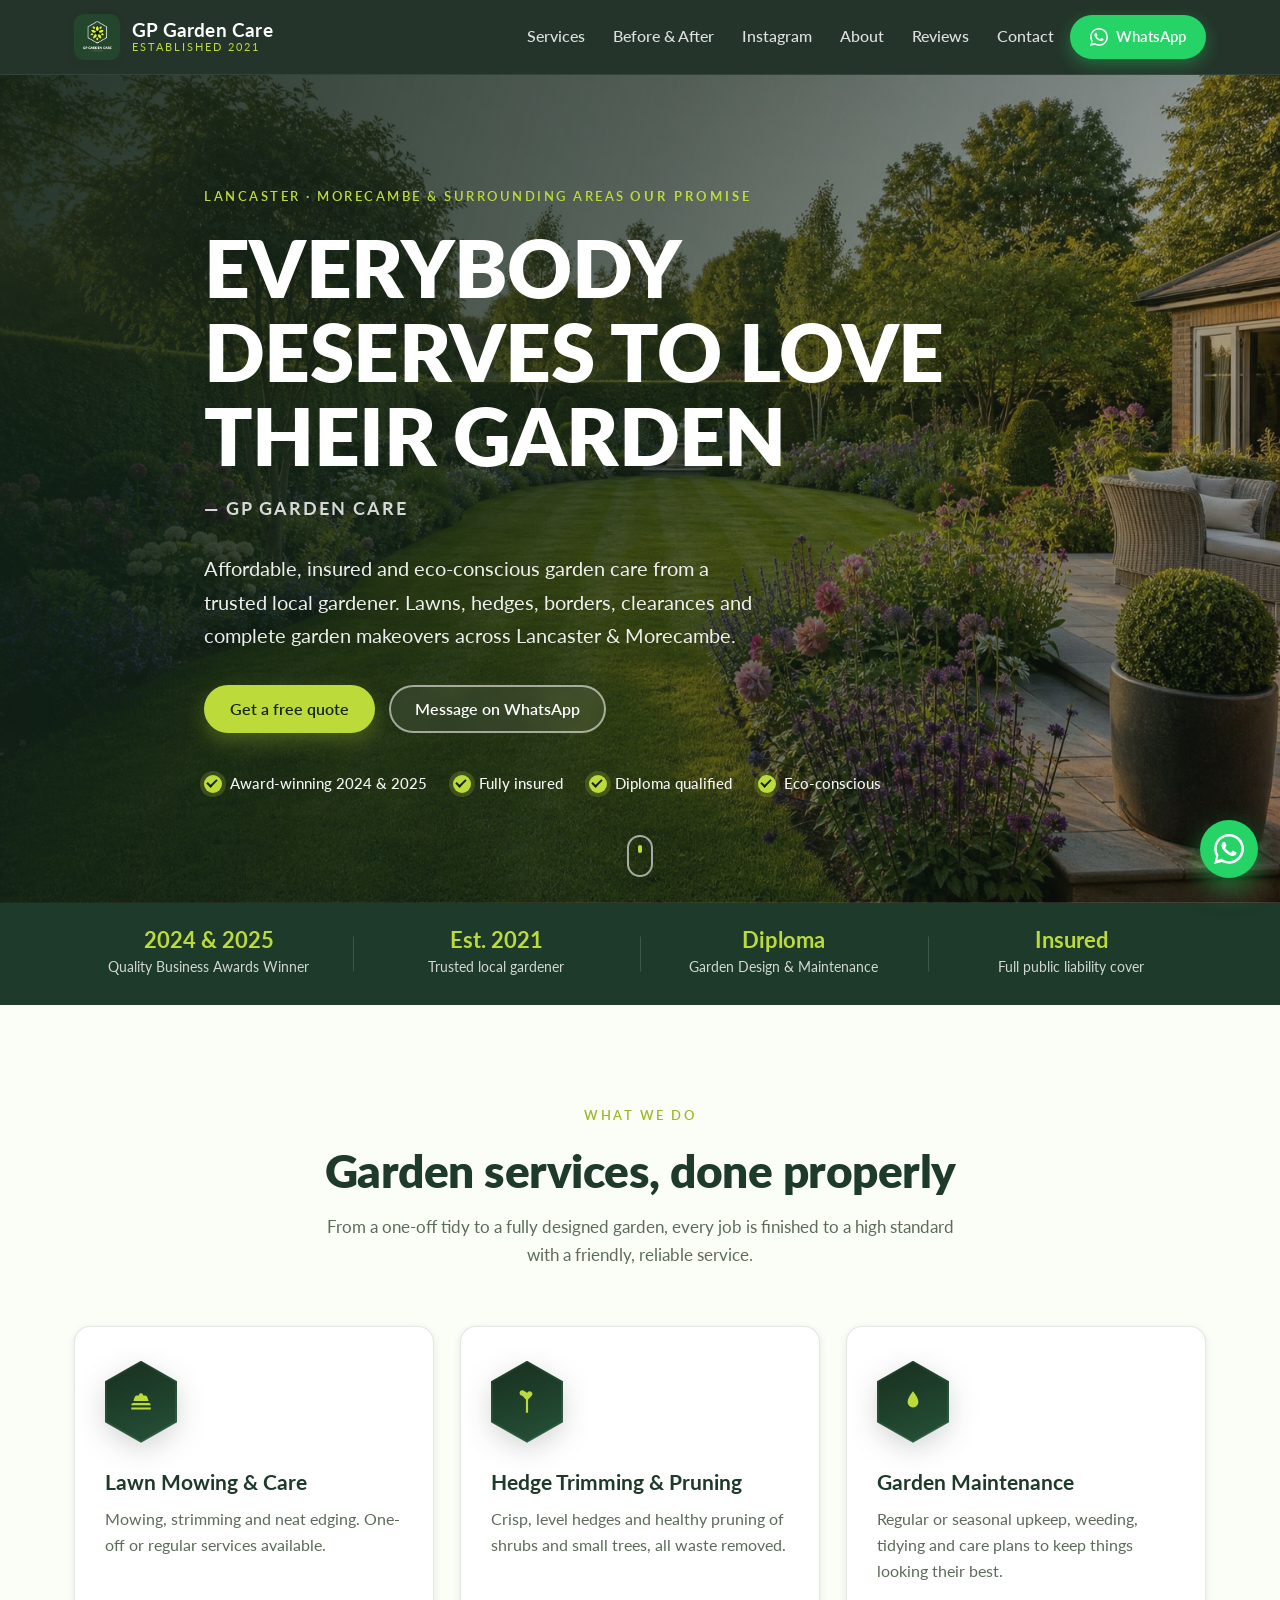
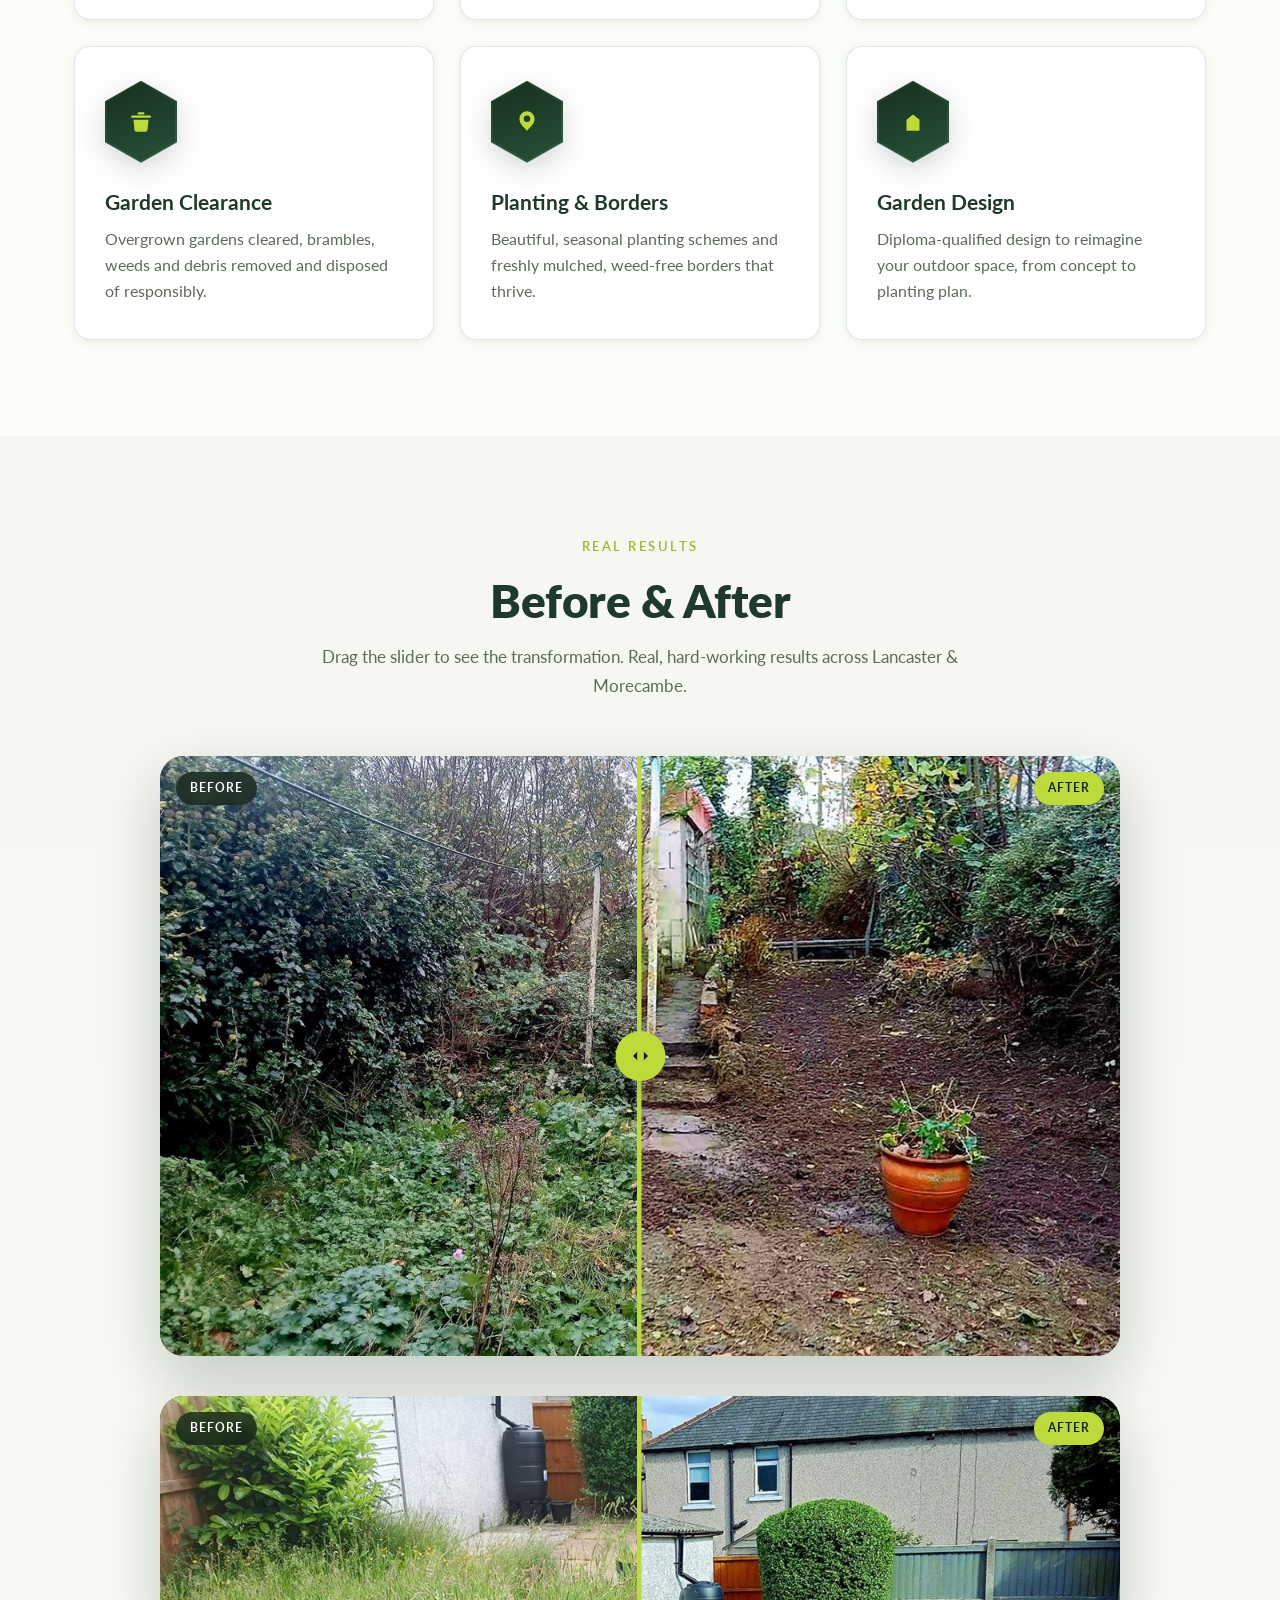
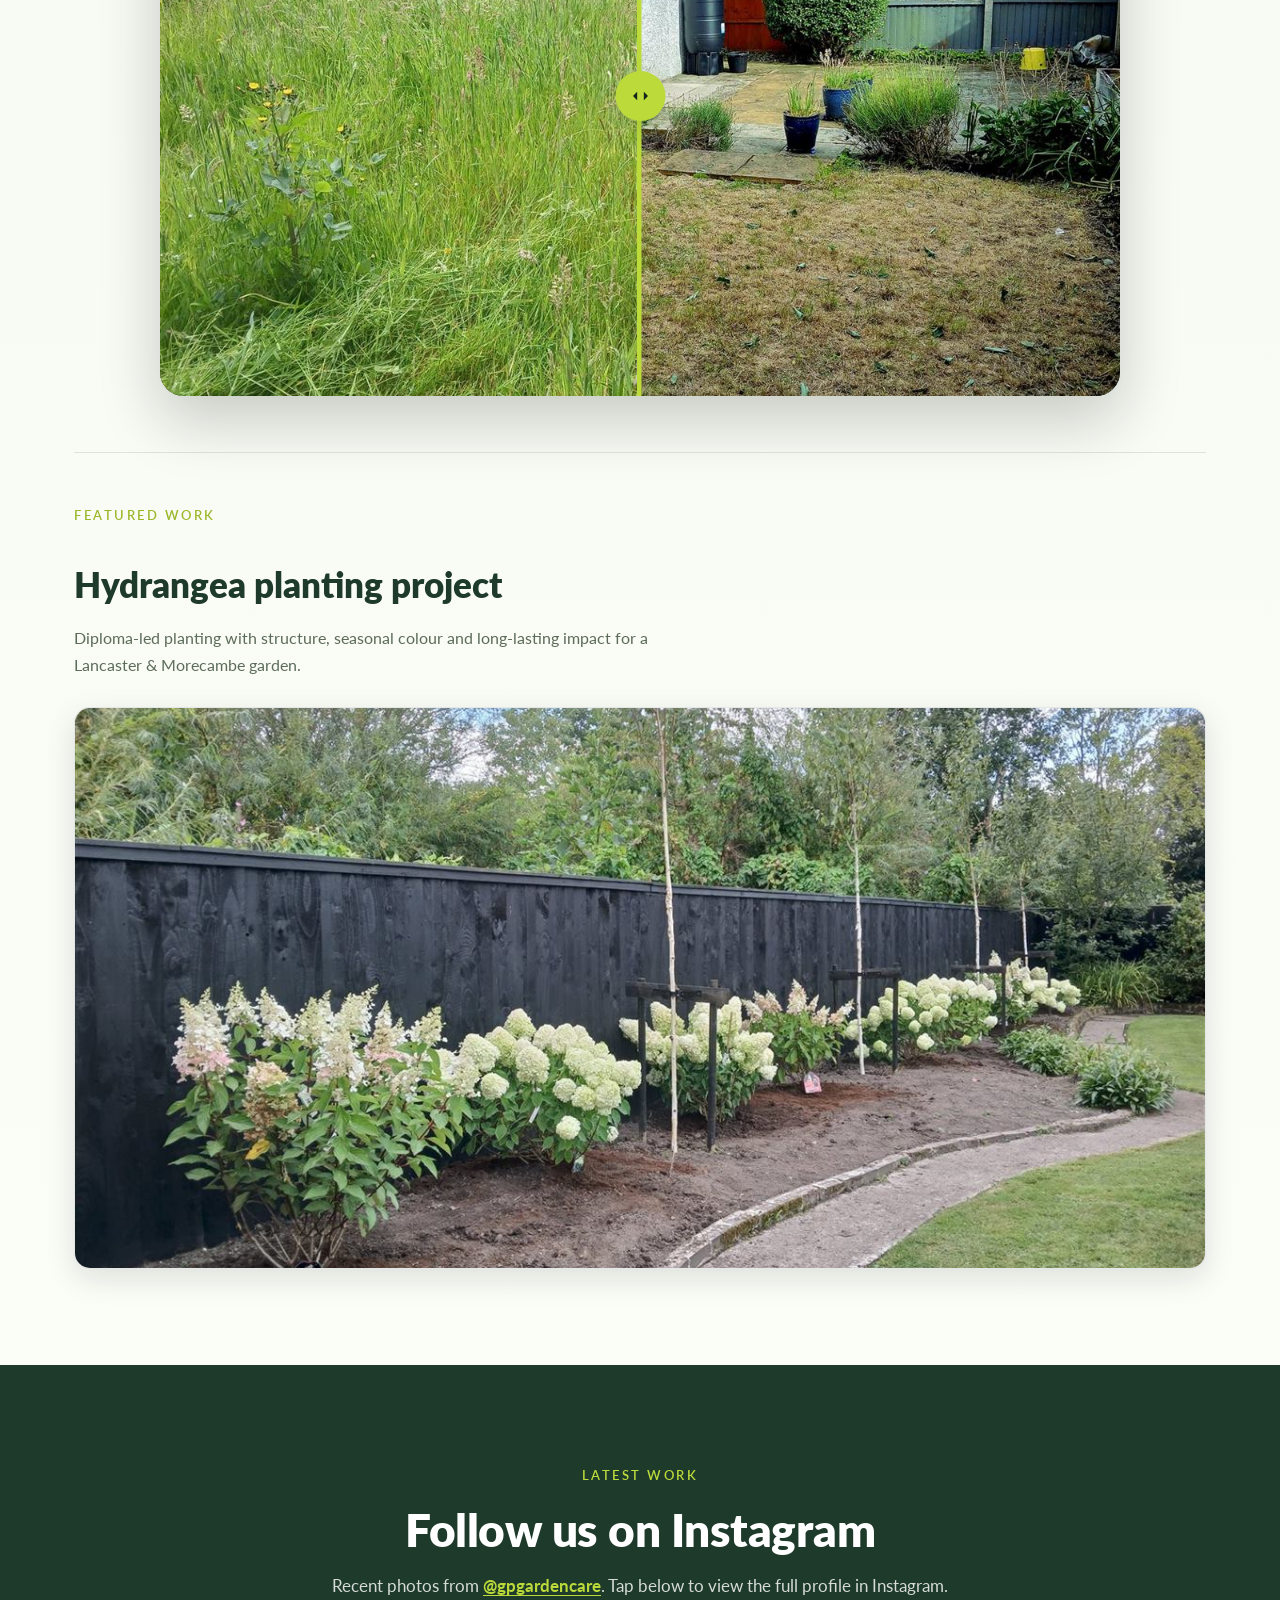
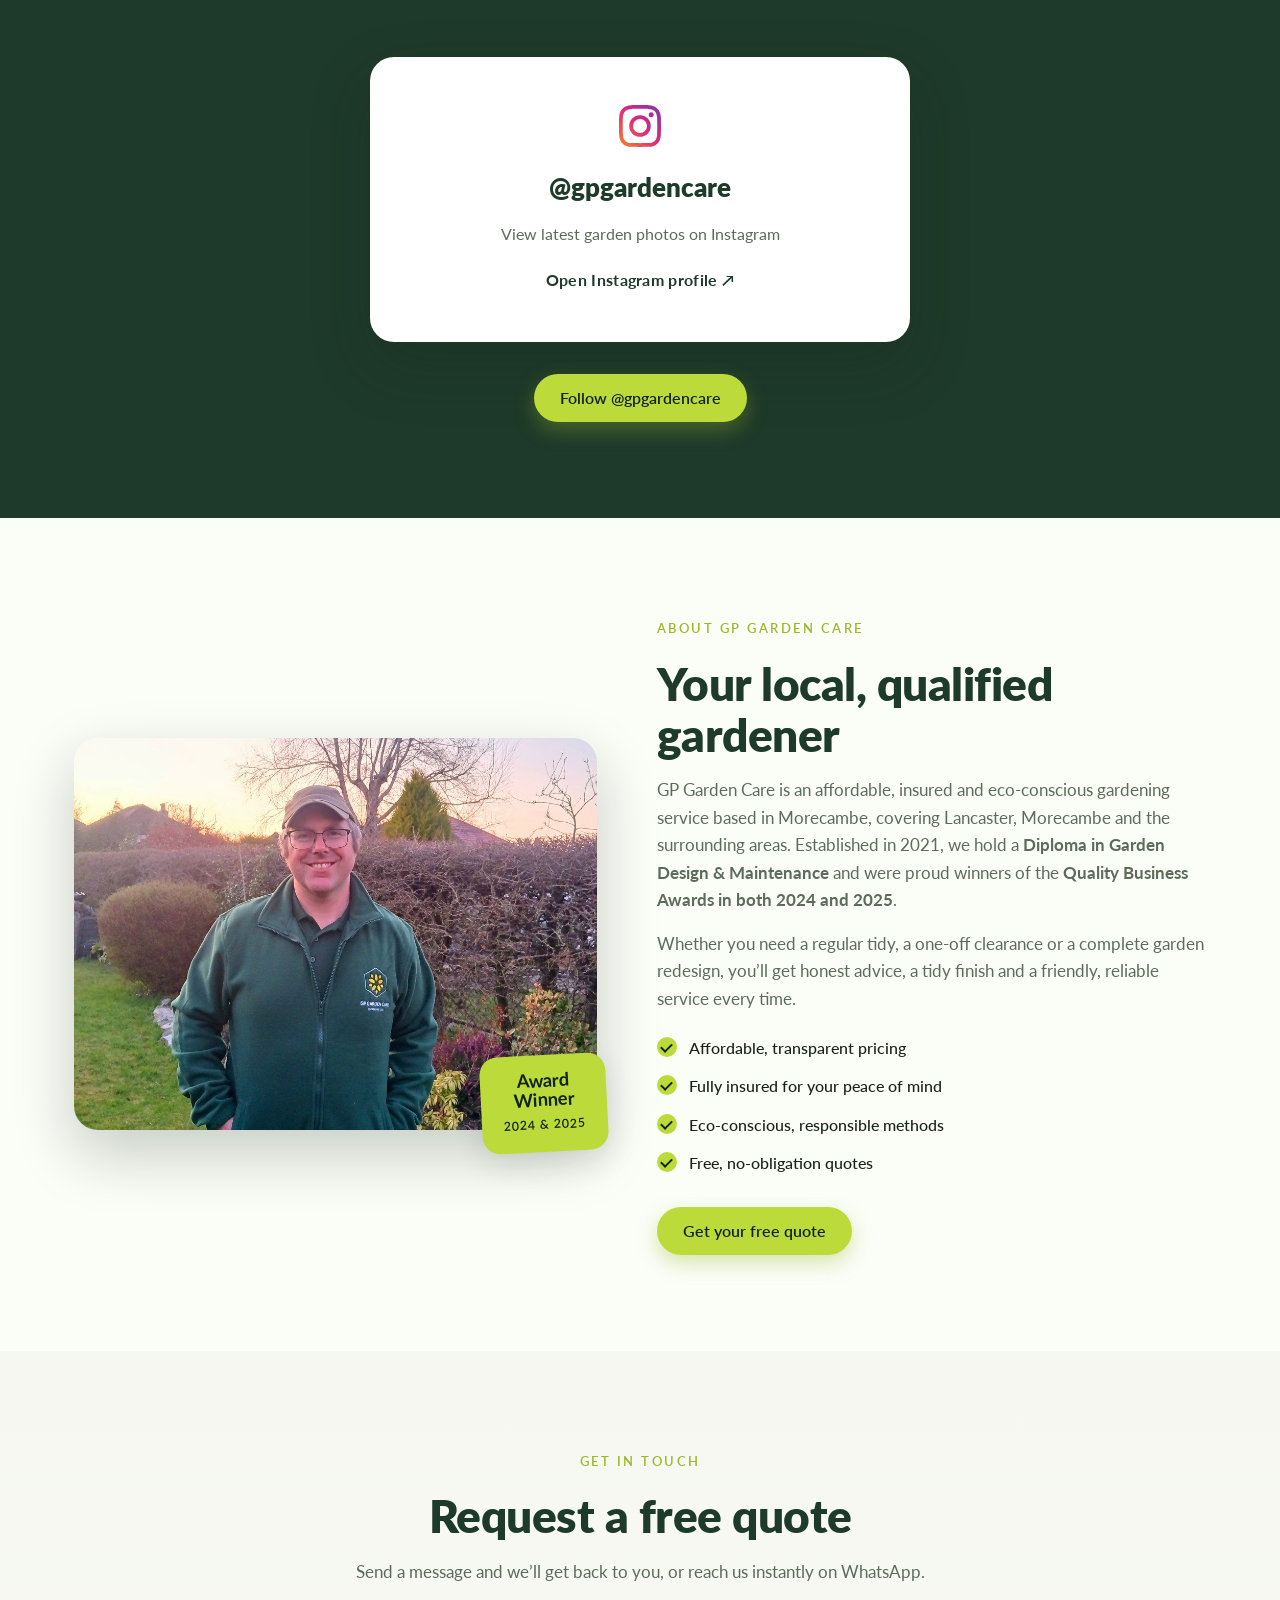
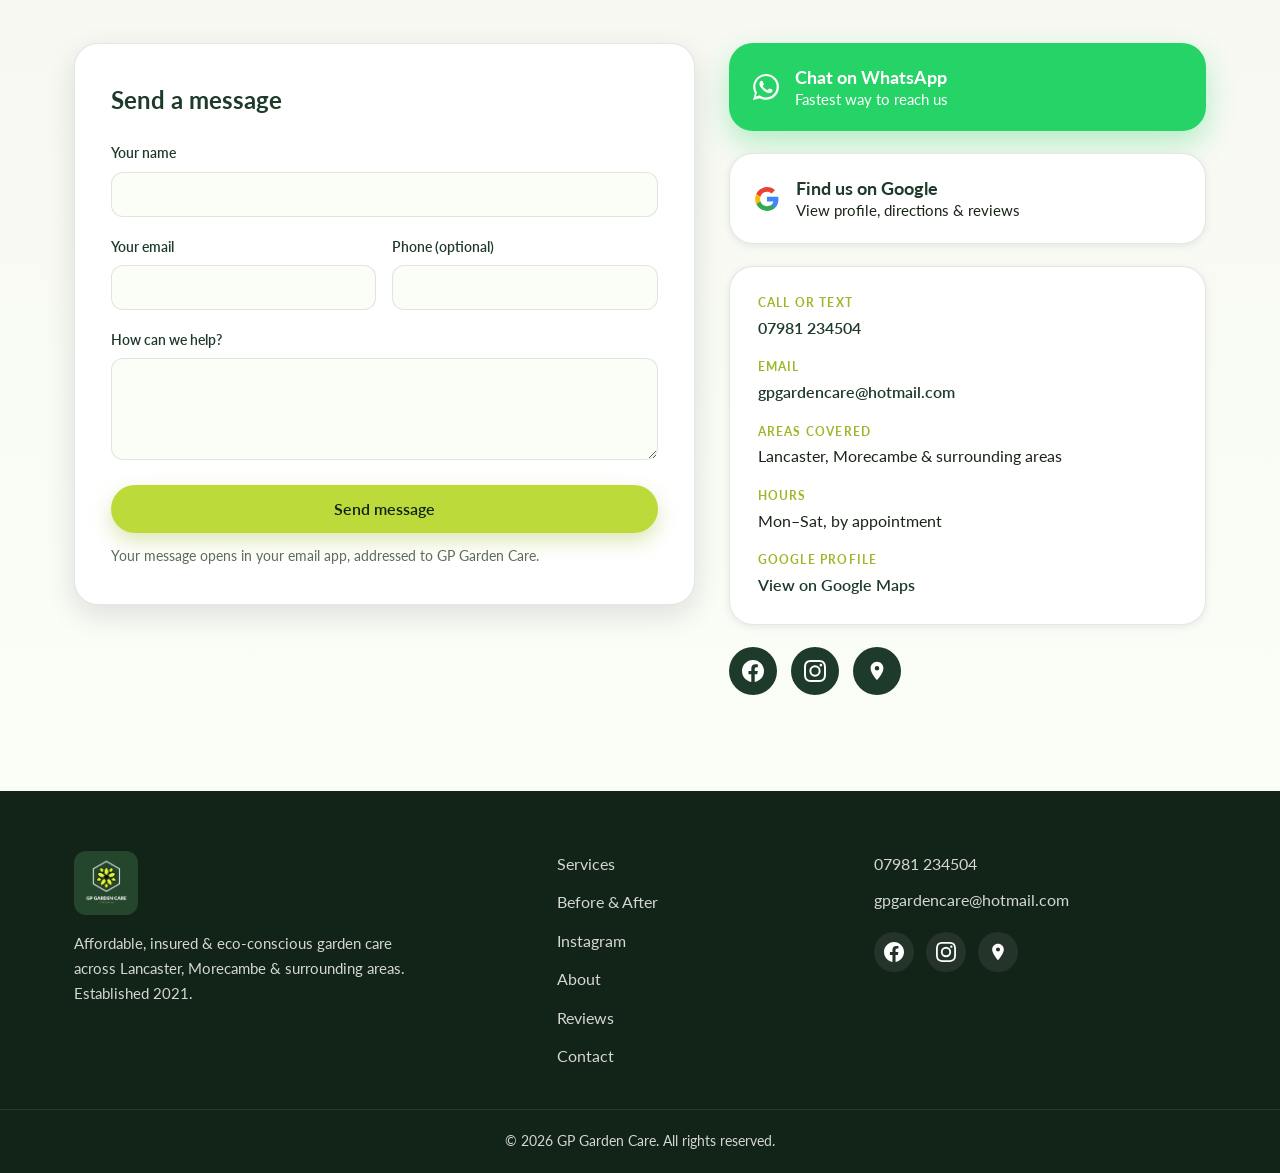
<file: index.html>
<!DOCTYPE html>
<html lang="en-GB">
  <head>
    <meta charset="UTF-8" />
    <meta name="viewport" content="width=device-width, initial-scale=1.0" />
    <title>GP Garden Care | Gardener in Lancaster &amp; Morecambe</title>
    <meta
      name="description"
      content="GP Garden Care - affordable, insured, eco-conscious gardener covering Lancaster, Morecambe and surrounding areas. Mowing, strimming, hedge trimming, garden maintenance, clearance, planting and garden design. Established 2021."
    />
    <meta name="theme-color" content="#1E3A2A" />
    <link rel="icon" type="image/jpeg" href="Images/Logo.jpg" />
    <link rel="preconnect" href="https://fonts.googleapis.com" />
    <link rel="preconnect" href="https://fonts.gstatic.com" crossorigin />
    <link rel="preconnect" href="https://api.fontshare.com" crossorigin />
    <link
      href="https://api.fontshare.com/v2/css?f[]=garet@400,500,600,700,800,900&display=swap"
      rel="stylesheet"
    />
    <link
      href="https://fonts.googleapis.com/css2?family=Lato:ital,wght@0,400;0,700;0,900;1,400&display=swap"
      rel="stylesheet"
    />
    <link rel="stylesheet" href="styles.css" />
    <link rel="preload" as="image" href="Images/hero.jpg" fetchpriority="high" />

    <!-- Open Graph / social preview -->
    <meta property="og:type" content="website" />
    <meta property="og:title" content="GP Garden Care | Gardener in Lancaster &amp; Morecambe" />
    <meta
      property="og:description"
      content="Affordable, insured, eco-conscious gardener covering Lancaster, Morecambe and surrounding areas. Established 2021."
    />
    <meta property="og:image" content="Images/hero.jpg" />
  </head>
  <body>
    <a class="skip-link" href="#main">Skip to content</a>

    <!-- ===== Header ===== -->
    <header class="site-header" id="top">
      <div class="wrap header-inner">
        <a class="brand" href="#top" aria-label="GP Garden Care home">
          <img src="Images/Logo.jpg" alt="GP Garden Care logo" class="brand-logo" />
          <span class="brand-text">
            <span class="brand-name">GP Garden Care</span>
            <span class="brand-sub">Established 2021</span>
          </span>
        </a>

        <nav class="main-nav" id="main-nav" aria-label="Primary">
          <a href="#services">Services</a>
          <a href="#gallery">Before &amp; After</a>
          <a href="#instagram">Instagram</a>
          <a href="#about">About</a>
          <a href="reviews.html">Reviews</a>
          <a href="#contact">Contact</a>
        </nav>

        <div class="header-actions">
          <a
            class="btn btn-whatsapp"
            href="https://wa.me/447981234504?text=Hi%20GP%20Garden%20Care%2C%20I%27d%20like%20a%20free%20quote%20please."
            target="_blank"
            rel="noopener noreferrer"
          >
            <svg viewBox="0 0 24 24" width="18" height="18" aria-hidden="true">
              <path
                fill="currentColor"
                d="M.057 24l1.687-6.163a11.867 11.867 0 01-1.587-5.946C.16 5.335 5.495 0 12.05 0a11.82 11.82 0 018.413 3.488 11.824 11.824 0 013.48 8.414c-.003 6.557-5.338 11.892-11.893 11.892a11.9 11.9 0 01-5.688-1.448L.057 24zM6.597 20.13c1.676.995 3.276 1.591 5.392 1.592 5.448 0 9.886-4.434 9.889-9.885.002-5.462-4.415-9.89-9.881-9.892-5.452 0-9.887 4.434-9.889 9.884a9.86 9.86 0 001.515 5.26l-.999 3.648 3.973-1.207zm11.387-5.464c-.074-.124-.272-.198-.57-.347-.297-.149-1.758-.868-2.031-.967-.272-.099-.47-.148-.669.149-.198.297-.768.967-.941 1.165-.173.198-.347.223-.644.074-.297-.149-1.255-.462-2.39-1.475-.883-.788-1.48-1.761-1.653-2.059-.173-.297-.018-.458.13-.606.134-.133.297-.347.446-.521.151-.172.2-.296.3-.495.099-.198.05-.372-.025-.521-.075-.148-.669-1.611-.916-2.206-.242-.579-.487-.501-.669-.51l-.57-.01c-.198 0-.52.074-.792.372-.272.297-1.04 1.016-1.04 2.479 0 1.462 1.065 2.875 1.213 3.074.149.198 2.096 3.2 5.077 4.487.709.306 1.263.489 1.694.626.712.226 1.36.194 1.872.118.571-.085 1.758-.719 2.006-1.413.248-.695.248-1.29.173-1.414z"
              />
            </svg>
            WhatsApp
          </a>
          <button
            class="nav-toggle"
            id="nav-toggle"
            aria-label="Open menu"
            aria-expanded="false"
            aria-controls="main-nav"
          >
            <span></span><span></span><span></span>
          </button>
        </div>
      </div>
    </header>

    <main id="main">
      <!-- ===== Hero ===== -->
      <section class="hero" id="hero">
        <div class="hero-bg" aria-hidden="true"></div>
        <div class="hero-overlay" aria-hidden="true"></div>
        <div class="wrap hero-content">
          <span class="eyebrow">Lancaster &middot; Morecambe &amp; surrounding areas</span>
          <p class="hero-promise">Our promise</p>
          <h1 class="hero-quote">Everybody deserves to love their garden</h1>
          <p class="hero-cite">&mdash; GP Garden Care</p>
          <p class="hero-lead">
            Affordable, insured and eco-conscious garden care from a trusted local gardener.
            Lawns, hedges, borders, clearances and complete garden makeovers across Lancaster &amp; Morecambe.
          </p>
          <div class="hero-cta">
            <a class="btn btn-primary" href="#contact">Get a free quote</a>
            <a
              class="btn btn-ghost"
              href="https://wa.me/447981234504?text=Hi%20GP%20Garden%20Care%2C%20I%27d%20like%20a%20free%20quote%20please."
              target="_blank"
              rel="noopener noreferrer"
              >Message on WhatsApp</a
            >
          </div>
          <ul class="hero-badges" aria-label="Why choose us">
            <li>Award-winning 2024 &amp; 2025</li>
            <li>Fully insured</li>
            <li>Diploma qualified</li>
            <li>Eco-conscious</li>
          </ul>
        </div>
        <a class="scroll-cue" href="#services" aria-label="Scroll to services">
          <span></span>
        </a>
      </section>

      <!-- ===== Trust strip ===== -->
      <section class="trust-strip" aria-label="Credentials">
        <div class="wrap trust-inner">
          <div class="trust-item">
            <strong>2024 &amp; 2025</strong>
            <span>Quality Business Awards Winner</span>
          </div>
          <div class="trust-item">
            <strong>Est. 2021</strong>
            <span>Trusted local gardener</span>
          </div>
          <div class="trust-item">
            <strong>Diploma</strong>
            <span>Garden Design &amp; Maintenance</span>
          </div>
          <div class="trust-item">
            <strong>Insured</strong>
            <span>Full public liability cover</span>
          </div>
        </div>
      </section>

      <!-- ===== Services ===== -->
      <section class="section services" id="services" aria-labelledby="services-title">
        <div class="wrap">
          <div class="section-head reveal">
            <span class="eyebrow eyebrow-dark">What we do</span>
            <h2 class="section-title" id="services-title">Garden services, done properly</h2>
            <p class="section-lead">
              From a one-off tidy to a fully designed garden, every job is finished to a high
              standard with a friendly, reliable service.
            </p>
          </div>

          <div class="service-grid">
            <article class="service-card reveal">
              <div class="service-icon service-icon--hex" aria-hidden="true">
                <span class="service-icon-hex">
                  <svg viewBox="0 0 24 24" width="26" height="26" aria-hidden="true">
                    <path fill="currentColor" d="M3 17h18v2H3v-2zm2-4h14a2 2 0 0 1 2 2H3a2 2 0 0 1 2-2zm14-2H5l1.2-3.6A2 2 0 0 1 8.1 6h7.8a2 2 0 0 1 1.9 1.4L19 11zm-7-7a2 2 0 1 1 0 4 2 2 0 0 1 0-4z"/>
                  </svg>
                </span>
              </div>
              <h3>Lawn Mowing &amp; Care</h3>
              <p>Mowing, strimming and neat edging. One-off or regular services available.</p>
            </article>

            <article class="service-card reveal">
              <div class="service-icon service-icon--hex" aria-hidden="true">
                <span class="service-icon-hex">
                  <svg viewBox="0 0 24 24" width="26" height="26" aria-hidden="true">
                    <path fill="currentColor" d="M14.5 2a2.5 2.5 0 0 1 1.8 4.2L13 9.6V22h-2V9.6L7.7 6.2A2.5 2.5 0 1 1 9.5 2c.6 0 1.1.2 1.5.5L12 3.6l1-1.1c.4-.3.9-.5 1.5-.5z"/>
                  </svg>
                </span>
              </div>
              <h3>Hedge Trimming &amp; Pruning</h3>
              <p>Crisp, level hedges and healthy pruning of shrubs and small trees, all waste removed.</p>
            </article>

            <article class="service-card reveal">
              <div class="service-icon service-icon--hex" aria-hidden="true">
                <span class="service-icon-hex">
                  <svg viewBox="0 0 24 24" width="26" height="26" aria-hidden="true">
                    <path fill="currentColor" d="M12 2c3 4 5 7 5 10a5 5 0 0 1-10 0c0-3 2-6 5-10zm0 18v2m-4-2v2m8-2v2"/>
                  </svg>
                </span>
              </div>
              <h3>Garden Maintenance</h3>
              <p>Regular or seasonal upkeep, weeding, tidying and care plans to keep things looking their best.</p>
            </article>

            <article class="service-card reveal">
              <div class="service-icon service-icon--hex" aria-hidden="true">
                <span class="service-icon-hex">
                  <svg viewBox="0 0 24 24" width="26" height="26" aria-hidden="true">
                    <path fill="currentColor" d="M3 6h18v2H3V6zm2 4h14l-1 9a2 2 0 0 1-2 2H8a2 2 0 0 1-2-2L5 10zm4-7h6v2H9V3z"/>
                  </svg>
                </span>
              </div>
              <h3>Garden Clearance</h3>
              <p>Overgrown gardens cleared, brambles, weeds and debris removed and disposed of responsibly.</p>
            </article>

            <article class="service-card reveal">
              <div class="service-icon service-icon--hex" aria-hidden="true">
                <span class="service-icon-hex">
                  <svg viewBox="0 0 24 24" width="26" height="26" aria-hidden="true">
                    <path fill="currentColor" d="M12 2a7 7 0 0 1 7 7c0 4-3 7-7 11C8 16 5 13 5 9a7 7 0 0 1 7-7zm0 4a3 3 0 1 0 0 6 3 3 0 0 0 0-6z"/>
                  </svg>
                </span>
              </div>
              <h3>Planting &amp; Borders</h3>
              <p>Beautiful, seasonal planting schemes and freshly mulched, weed-free borders that thrive.</p>
            </article>

            <article class="service-card reveal">
              <div class="service-icon service-icon--hex" aria-hidden="true">
                <span class="service-icon-hex">
                  <svg viewBox="0 0 24 24" width="26" height="26" aria-hidden="true">
                    <path fill="currentColor" d="M4 20h16M6 20V10l6-5 6 5v10M9 20v-5h6v5"/>
                  </svg>
                </span>
              </div>
              <h3>Garden Design</h3>
              <p>Diploma-qualified design to reimagine your outdoor space, from concept to planting plan.</p>
            </article>
          </div>
        </div>
      </section>

      <!-- ===== Before & After ===== -->
      <section class="section gallery" id="gallery" aria-labelledby="gallery-title">
        <div class="wrap">
          <div class="section-head reveal">
            <span class="eyebrow eyebrow-dark">Real results</span>
            <h2 class="section-title" id="gallery-title">Before &amp; After</h2>
            <p class="section-lead">
              Drag the slider to see the transformation. Real, hard-working results across Lancaster
              &amp; Morecambe.
            </p>
          </div>

          <div class="ba-sliders reveal">
            <div class="ba-slider">
              <div class="ba-image ba-after">
                <img src="Images/after-1.jpg" alt="Garden after clearance and tidy-up by GP Garden Care" loading="eager" decoding="async" fetchpriority="high" width="1200" height="675" />
                <span class="ba-tag ba-tag-after">After</span>
              </div>
              <div class="ba-image ba-before">
                <img src="Images/before-1.jpg" alt="Overgrown garden before clearance by GP Garden Care" loading="eager" decoding="async" width="1200" height="900" />
                <span class="ba-tag ba-tag-before">Before</span>
              </div>
              <div class="ba-handle" role="slider" aria-label="Reveal before and after for job 1" aria-valuemin="0" aria-valuemax="100" aria-valuenow="50" tabindex="0">
                <span class="ba-handle-circle">
                  <svg viewBox="0 0 24 24" width="20" height="20"><path fill="currentColor" d="M8 7l-5 5 5 5V7zm8 0v10l5-5-5-5z"/></svg>
                </span>
              </div>
              <input class="ba-range" type="range" min="0" max="100" value="50" aria-label="Reveal before and after for job 1" />
            </div>

            <div class="ba-slider">
              <div class="ba-image ba-after">
                <img src="Images/after-2.jpg" alt="Garden after transformation by GP Garden Care" loading="lazy" decoding="async" width="1200" height="900" />
                <span class="ba-tag ba-tag-after">After</span>
              </div>
              <div class="ba-image ba-before">
                <img src="Images/before-2.jpg" alt="Garden before transformation by GP Garden Care" loading="lazy" decoding="async" width="1200" height="900" />
                <span class="ba-tag ba-tag-before">Before</span>
              </div>
              <div class="ba-handle" role="slider" aria-label="Reveal before and after for job 2" aria-valuemin="0" aria-valuemax="100" aria-valuenow="50" tabindex="0">
                <span class="ba-handle-circle">
                  <svg viewBox="0 0 24 24" width="20" height="20"><path fill="currentColor" d="M8 7l-5 5 5 5V7zm8 0v10l5-5-5-5z"/></svg>
                </span>
              </div>
              <input class="ba-range" type="range" min="0" max="100" value="50" aria-label="Reveal before and after for job 2" />
            </div>
          </div>

          <div class="project-showcase reveal" aria-labelledby="project-showcase-title">
            <div class="project-showcase-head">
              <span class="eyebrow eyebrow-dark">Featured work</span>
              <h3 class="project-showcase-title" id="project-showcase-title">Hydrangea planting project</h3>
              <p class="project-showcase-lead">
                Diploma-led planting with structure, seasonal colour and long-lasting impact for a
                Lancaster &amp; Morecambe garden.
              </p>
            </div>
            <figure class="project-shot project-shot--featured">
              <img src="Images/hydrangea.jpg" alt="Hydrangea planting project completed by GP Garden Care" loading="lazy" decoding="async" width="1200" height="900" />
            </figure>
          </div>
        </div>
      </section>

      <!-- ===== Instagram ===== -->
      <section class="section instagram-block" id="instagram" aria-labelledby="instagram-title">
        <div class="wrap">
          <div class="section-head reveal">
            <span class="eyebrow eyebrow-dark">Latest work</span>
            <h2 class="section-title" id="instagram-title">Follow us on Instagram</h2>
            <p class="section-lead">
              Recent photos from
              <a href="https://www.instagram.com/gpgardencare/" target="_blank" rel="noopener noreferrer"><strong>@gpgardencare</strong></a>.
              Tap below to view the full profile in Instagram.
            </p>
          </div>
          <a
            class="instagram-link-card reveal"
            href="https://www.instagram.com/gpgardencare/"
            target="_blank"
            rel="noopener noreferrer"
            aria-label="Open @gpgardencare on Instagram"
          >
            <span class="instagram-link-icon" aria-hidden="true">
              <svg viewBox="0 0 24 24" width="42" height="42">
                <defs>
                  <linearGradient id="igGradCard" x1="0%" y1="100%" x2="100%" y2="0%">
                    <stop offset="0%" style="stop-color:#f58529" />
                    <stop offset="50%" style="stop-color:#dd2a7b" />
                    <stop offset="100%" style="stop-color:#8134af" />
                  </linearGradient>
                </defs>
                <path
                  fill="url(#igGradCard)"
                  d="M12 2.163c3.204 0 3.584.012 4.85.07 3.252.148 4.771 1.691 4.919 4.919.058 1.265.069 1.645.069 4.849 0 3.205-.012 3.584-.069 4.849-.149 3.225-1.664 4.771-4.919 4.919-1.266.058-1.644.07-4.85.07-3.204 0-3.584-.012-4.849-.07-3.26-.149-4.771-1.699-4.919-4.92-.058-1.265-.07-1.644-.07-4.849 0-3.204.013-3.583.07-4.849.149-3.227 1.664-4.771 4.919-4.919 1.266-.057 1.645-.069 4.849-.069zM12 0C8.741 0 8.333.014 7.053.072 2.695.272.273 2.69.073 7.052.014 8.333 0 8.741 0 12c0 3.259.014 3.668.072 4.948.2 4.358 2.618 6.78 6.98 6.98C8.333 23.986 8.741 24 12 24c3.259 0 3.668-.014 4.948-.072 4.354-.2 6.782-2.618 6.979-6.98.059-1.28.073-1.689.073-4.948 0-3.259-.014-3.667-.072-4.947-.196-4.354-2.617-6.78-6.979-6.98C15.668.014 15.259 0 12 0zm0 5.838a6.162 6.162 0 100 12.324 6.162 6.162 0 000-12.324zM12 16a4 4 0 110-8 4 4 0 010 8zm6.406-11.845a1.44 1.44 0 100 2.881 1.44 1.44 0 000-2.881z"
                />
              </svg>
            </span>
            <span class="instagram-link-handle">@gpgardencare</span>
            <span class="instagram-link-text">View latest garden photos on Instagram</span>
            <span class="instagram-link-cta">Open Instagram profile ↗</span>
          </a>
          <p class="ig-follow reveal">
            <a
              class="btn btn-primary"
              href="https://www.instagram.com/gpgardencare/"
              target="_blank"
              rel="noopener noreferrer"
              >Follow @gpgardencare</a
            >
          </p>
        </div>
      </section>

      <!-- ===== About ===== -->
      <section class="section about" id="about" aria-labelledby="about-title">
        <div class="wrap about-grid">
          <div class="about-media reveal">
            <img
              src="Images/about.jpg"
              alt="Graham Pye of GP Garden Care in branded workwear, smiling in a garden at sunset"
              loading="lazy"
              decoding="async"
              width="1024"
              height="768"
            />
            <div class="about-badge">
              <strong>Award<br />Winner</strong>
              <span>2024 &amp; 2025</span>
            </div>
          </div>
          <div class="about-text reveal">
            <span class="eyebrow eyebrow-dark">About GP Garden Care</span>
            <h2 class="section-title" id="about-title">Your local, qualified gardener</h2>
            <p>
              GP Garden Care is an affordable, insured and eco-conscious gardening service based in
              Morecambe, covering Lancaster, Morecambe and the surrounding areas. Established in
              2021, we hold a <strong>Diploma in Garden Design &amp; Maintenance</strong> and were
              proud winners of the <strong>Quality Business Awards in both 2024 and 2025</strong>.
            </p>
            <p>
              Whether you need a regular tidy, a one-off clearance or a complete garden redesign,
              you&rsquo;ll get honest advice, a tidy finish and a friendly, reliable service every time.
            </p>
            <ul class="about-points">
              <li>Affordable, transparent pricing</li>
              <li>Fully insured for your peace of mind</li>
              <li>Eco-conscious, responsible methods</li>
              <li>Free, no-obligation quotes</li>
            </ul>
            <a class="btn btn-primary" href="#contact">Get your free quote</a>
          </div>
        </div>
      </section>

      <!-- ===== Contact ===== -->
      <section class="section contact-section" id="contact" aria-labelledby="contact-title">
        <div class="wrap">
          <div class="section-head reveal">
            <span class="eyebrow eyebrow-dark">Get in touch</span>
            <h2 class="section-title" id="contact-title">Request a free quote</h2>
            <p class="section-lead">
              Send a message and we&rsquo;ll get back to you, or reach us instantly on WhatsApp.
            </p>
          </div>

          <div class="contact-grid">
            <div class="contact-card reveal">
              <h3>Send a message</h3>
              <form id="contact-form" data-contact-email="gpgardencare@hotmail.com" novalidate>
                <div class="form-group">
                  <label for="contact-name">Your name</label>
                  <input id="contact-name" name="name" type="text" autocomplete="name" required />
                </div>
                <div class="form-row">
                  <div class="form-group">
                    <label for="contact-email">Your email</label>
                    <input id="contact-email" name="email" type="email" autocomplete="email" required />
                  </div>
                  <div class="form-group">
                    <label for="contact-phone">Phone (optional)</label>
                    <input id="contact-phone" name="phone" type="tel" autocomplete="tel" />
                  </div>
                </div>
                <div class="form-group">
                  <label for="contact-message">How can we help?</label>
                  <textarea id="contact-message" name="message" rows="4" required></textarea>
                </div>
                <button class="btn btn-primary btn-block" type="submit" id="contact-submit">
                  Send message
                </button>
                <p class="form-hint" id="contact-email-hint">
                  Your message opens in your email app, addressed to GP Garden Care.
                </p>
              </form>
            </div>

            <div class="contact-aside">
              <a
                class="contact-whatsapp reveal"
                href="https://wa.me/447981234504?text=Hi%20GP%20Garden%20Care%2C%20I%27d%20like%20a%20free%20quote%20please."
                target="_blank"
                rel="noopener noreferrer"
              >
                <svg viewBox="0 0 24 24" width="26" height="26" aria-hidden="true">
                  <path
                    fill="currentColor"
                    d="M.057 24l1.687-6.163a11.867 11.867 0 01-1.587-5.946C.16 5.335 5.495 0 12.05 0a11.82 11.82 0 018.413 3.488 11.824 11.824 0 013.48 8.414c-.003 6.557-5.338 11.892-11.893 11.892a11.9 11.9 0 01-5.688-1.448L.057 24zM6.597 20.13c1.676.995 3.276 1.591 5.392 1.592 5.448 0 9.886-4.434 9.889-9.885.002-5.462-4.415-9.89-9.881-9.892-5.452 0-9.887 4.434-9.889 9.884a9.86 9.86 0 001.515 5.26l-.999 3.648 3.973-1.207zm11.387-5.464c-.074-.124-.272-.198-.57-.347-.297-.149-1.758-.868-2.031-.967-.272-.099-.47-.148-.669.149-.198.297-.768.967-.941 1.165-.173.198-.347.223-.644.074-.297-.149-1.255-.462-2.39-1.475-.883-.788-1.48-1.761-1.653-2.059-.173-.297-.018-.458.13-.606.134-.133.297-.347.446-.521.151-.172.2-.296.3-.495.099-.198.05-.372-.025-.521-.075-.148-.669-1.611-.916-2.206-.242-.579-.487-.501-.669-.51l-.57-.01c-.198 0-.52.074-.792.372-.272.297-1.04 1.016-1.04 2.479 0 1.462 1.065 2.875 1.213 3.074.149.198 2.096 3.2 5.077 4.487.709.306 1.263.489 1.694.626.712.226 1.36.194 1.872.118.571-.085 1.758-.719 2.006-1.413.248-.695.248-1.29.173-1.414z"
                  />
                </svg>
                <span>
                  <strong>Chat on WhatsApp</strong>
                  Fastest way to reach us
                </span>
              </a>

              <a
                class="contact-google reveal"
                href="https://share.google/0D2Cf70OL6Pt1sbwz"
                target="_blank"
                rel="noopener noreferrer"
              >
                <svg viewBox="0 0 24 24" width="26" height="26" aria-hidden="true">
                  <path fill="#4285F4" d="M22.56 12.25c0-.78-.07-1.53-.2-2.25H12v4.26h5.92a5.06 5.06 0 0 1-2.2 3.32v2.77h3.57c2.08-1.92 3.28-4.74 3.28-8.1z"/>
                  <path fill="#34A853" d="M12 23c2.97 0 5.46-.98 7.28-2.66l-3.57-2.77c-.98.66-2.23 1.06-3.71 1.06-2.86 0-5.29-1.93-6.16-4.53H2.18v2.84C3.99 20.53 7.7 23 12 23z"/>
                  <path fill="#FBBC05" d="M5.84 14.09c-.22-.66-.35-1.36-.35-2.09s.13-1.43.35-2.09V7.07H2.18C1.43 8.55 1 10.22 1 12s.43 3.45 1.18 4.93l2.85-2.22.81-.62z"/>
                  <path fill="#EA4335" d="M12 5.38c1.62 0 3.06.56 4.21 1.64l3.15-3.15C17.45 2.09 14.97 1 12 1 7.7 1 3.99 3.47 2.18 7.07l3.66 2.84c.87-2.6 3.3-4.53 6.16-4.53z"/>
                </svg>
                <span>
                  <strong>Find us on Google</strong>
                  View profile, directions &amp; reviews
                </span>
              </a>

              <ul class="contact-details reveal">
                <li>
                  <span class="cd-label">Call or text</span>
                  <a href="tel:+447981234504">07981 234504</a>
                </li>
                <li>
                  <span class="cd-label">Email</span>
                  <a href="mailto:gpgardencare@hotmail.com">gpgardencare@hotmail.com</a>
                </li>
                <li>
                  <span class="cd-label">Areas covered</span>
                  <span>Lancaster, Morecambe &amp; surrounding areas</span>
                </li>
                <li>
                  <span class="cd-label">Hours</span>
                  <span>Mon&ndash;Sat, by appointment</span>
                </li>
                <li>
                  <span class="cd-label">Google profile</span>
                  <a href="https://share.google/0D2Cf70OL6Pt1sbwz" target="_blank" rel="noopener noreferrer">View on Google Maps</a>
                </li>
              </ul>

              <div class="contact-social reveal" aria-label="Social media">
                <a
                  href="https://www.facebook.com/gpgardencare"
                  target="_blank"
                  rel="noopener noreferrer"
                  aria-label="Facebook"
                >
                  <svg viewBox="0 0 24 24" width="22" height="22" aria-hidden="true">
                    <path fill="currentColor" d="M24 12.073c0-6.627-5.373-12-12-12s-12 5.373-12 12c0 5.99 4.388 10.954 10.125 11.854v-8.385H7.078v-3.47h3.047V9.43c0-3.007 1.792-4.669 4.533-4.669 1.312 0 2.686.235 2.686.235v2.953H15.83c-1.491 0-1.956.925-1.956 1.874v2.25h3.328l-.532 3.47h-2.796v8.385C19.612 23.027 24 18.062 24 12.073z"/>
                  </svg>
                </a>
                <a
                  href="https://www.instagram.com/gpgardencare/"
                  target="_blank"
                  rel="noopener noreferrer"
                  aria-label="Instagram"
                >
                  <svg viewBox="0 0 24 24" width="22" height="22" aria-hidden="true">
                    <path fill="currentColor" d="M12 2.163c3.204 0 3.584.012 4.85.07 3.252.148 4.771 1.691 4.919 4.919.058 1.265.069 1.645.069 4.849 0 3.205-.012 3.584-.069 4.849-.149 3.225-1.664 4.771-4.919 4.919-1.266.058-1.644.07-4.85.07-3.204 0-3.584-.012-4.849-.07-3.26-.149-4.771-1.699-4.919-4.92-.058-1.265-.07-1.644-.07-4.849 0-3.204.013-3.583.07-4.849.149-3.227 1.664-4.771 4.919-4.919 1.266-.057 1.645-.069 4.849-.069zM12 0C8.741 0 8.333.014 7.053.072 2.695.272.273 2.69.073 7.052.014 8.333 0 8.741 0 12c0 3.259.014 3.668.072 4.948.2 4.358 2.618 6.78 6.98 6.98C8.333 23.986 8.741 24 12 24c3.259 0 3.668-.014 4.948-.072 4.354-.2 6.782-2.618 6.979-6.98.059-1.28.073-1.689.073-4.948 0-3.259-.014-3.667-.072-4.947-.196-4.354-2.617-6.78-6.979-6.98C15.668.014 15.259 0 12 0zm0 5.838a6.162 6.162 0 100 12.324 6.162 6.162 0 000-12.324zM12 16a4 4 0 110-8 4 4 0 010 8zm6.406-11.845a1.44 1.44 0 100 2.881 1.44 1.44 0 000-2.881z"/>
                  </svg>
                </a>
                <a
                  href="https://share.google/0D2Cf70OL6Pt1sbwz"
                  target="_blank"
                  rel="noopener noreferrer"
                  aria-label="Google Business Profile"
                >
                  <svg viewBox="0 0 24 24" width="22" height="22" aria-hidden="true">
                    <path fill="currentColor" d="M12 2C8.13 2 5 5.13 5 9c0 5.25 7 13 7 13s7-7.75 7-13c0-3.87-3.13-7-7-7zm0 9.5a2.5 2.5 0 1 1 0-5 2.5 2.5 0 0 1 0 5z"/>
                  </svg>
                </a>
              </div>
            </div>
          </div>
        </div>
      </section>
    </main>

    <!-- ===== Footer ===== -->
    <footer class="site-footer">
      <div class="wrap footer-inner">
        <div class="footer-brand">
          <img src="Images/Logo.jpg" alt="GP Garden Care logo" />
          <p>
            Affordable, insured &amp; eco-conscious garden care across Lancaster, Morecambe &amp;
            surrounding areas. Established 2021.
          </p>
        </div>
        <nav class="footer-nav" aria-label="Footer">
          <a href="#services">Services</a>
          <a href="#gallery">Before &amp; After</a>
          <a href="#instagram">Instagram</a>
          <a href="#about">About</a>
          <a href="reviews.html">Reviews</a>
          <a href="#contact">Contact</a>
        </nav>
        <div class="footer-contact">
          <a href="tel:+447981234504">07981 234504</a>
          <a href="mailto:gpgardencare@hotmail.com">gpgardencare@hotmail.com</a>
          <div class="footer-social">
            <a href="https://www.facebook.com/gpgardencare" target="_blank" rel="noopener noreferrer" aria-label="Facebook">
              <svg viewBox="0 0 24 24" width="20" height="20" aria-hidden="true"><path fill="currentColor" d="M24 12.073c0-6.627-5.373-12-12-12s-12 5.373-12 12c0 5.99 4.388 10.954 10.125 11.854v-8.385H7.078v-3.47h3.047V9.43c0-3.007 1.792-4.669 4.533-4.669 1.312 0 2.686.235 2.686.235v2.953H15.83c-1.491 0-1.956.925-1.956 1.874v2.25h3.328l-.532 3.47h-2.796v8.385C19.612 23.027 24 18.062 24 12.073z"/></svg>
            </a>
            <a href="https://www.instagram.com/gpgardencare/" target="_blank" rel="noopener noreferrer" aria-label="Instagram">
              <svg viewBox="0 0 24 24" width="20" height="20" aria-hidden="true"><path fill="currentColor" d="M12 2.163c3.204 0 3.584.012 4.85.07 3.252.148 4.771 1.691 4.919 4.919.058 1.265.069 1.645.069 4.849 0 3.205-.012 3.584-.069 4.849-.149 3.225-1.664 4.771-4.919 4.919-1.266.058-1.644.07-4.85.07-3.204 0-3.584-.012-4.849-.07-3.26-.149-4.771-1.699-4.919-4.92-.058-1.265-.07-1.644-.07-4.849 0-3.204.013-3.583.07-4.849.149-3.227 1.664-4.771 4.919-4.919 1.266-.057 1.645-.069 4.849-.069zM12 0C8.741 0 8.333.014 7.053.072 2.695.272.273 2.69.073 7.052.014 8.333 0 8.741 0 12c0 3.259.014 3.668.072 4.948.2 4.358 2.618 6.78 6.98 6.98C8.333 23.986 8.741 24 12 24c3.259 0 3.668-.014 4.948-.072 4.354-.2 6.782-2.618 6.979-6.98.059-1.28.073-1.689.073-4.948 0-3.259-.014-3.667-.072-4.947-.196-4.354-2.617-6.78-6.979-6.98C15.668.014 15.259 0 12 0zm0 5.838a6.162 6.162 0 100 12.324 6.162 6.162 0 000-12.324zM12 16a4 4 0 110-8 4 4 0 010 8zm6.406-11.845a1.44 1.44 0 100 2.881 1.44 1.44 0 000-2.881z"/></svg>
            </a>
            <a href="https://share.google/0D2Cf70OL6Pt1sbwz" target="_blank" rel="noopener noreferrer" aria-label="Google Business Profile">
              <svg viewBox="0 0 24 24" width="20" height="20" aria-hidden="true"><path fill="currentColor" d="M12 2C8.13 2 5 5.13 5 9c0 5.25 7 13 7 13s7-7.75 7-13c0-3.87-3.13-7-7-7zm0 9.5a2.5 2.5 0 1 1 0-5 2.5 2.5 0 0 1 0 5z"/></svg>
            </a>
          </div>
        </div>
      </div>
      <div class="footer-bottom">
        <p>&copy; <span id="year"></span> GP Garden Care. All rights reserved.</p>
      </div>
    </footer>

    <!-- Floating WhatsApp -->
    <a
      class="fab-whatsapp"
      href="https://wa.me/447981234504?text=Hi%20GP%20Garden%20Care%2C%20I%27d%20like%20a%20free%20quote%20please."
      target="_blank"
      rel="noopener noreferrer"
      aria-label="Chat on WhatsApp"
    >
      <svg viewBox="0 0 24 24" width="30" height="30" aria-hidden="true">
        <path fill="currentColor" d="M.057 24l1.687-6.163a11.867 11.867 0 01-1.587-5.946C.16 5.335 5.495 0 12.05 0a11.82 11.82 0 018.413 3.488 11.824 11.824 0 013.48 8.414c-.003 6.557-5.338 11.892-11.893 11.892a11.9 11.9 0 01-5.688-1.448L.057 24zM6.597 20.13c1.676.995 3.276 1.591 5.392 1.592 5.448 0 9.886-4.434 9.889-9.885.002-5.462-4.415-9.89-9.881-9.892-5.452 0-9.887 4.434-9.889 9.884a9.86 9.86 0 001.515 5.26l-.999 3.648 3.973-1.207zm11.387-5.464c-.074-.124-.272-.198-.57-.347-.297-.149-1.758-.868-2.031-.967-.272-.099-.47-.148-.669.149-.198.297-.768.967-.941 1.165-.173.198-.347.223-.644.074-.297-.149-1.255-.462-2.39-1.475-.883-.788-1.48-1.761-1.653-2.059-.173-.297-.018-.458.13-.606.134-.133.297-.347.446-.521.151-.172.2-.296.3-.495.099-.198.05-.372-.025-.521-.075-.148-.669-1.611-.916-2.206-.242-.579-.487-.501-.669-.51l-.57-.01c-.198 0-.52.074-.792.372-.272.297-1.04 1.016-1.04 2.479 0 1.462 1.065 2.875 1.213 3.074.149.198 2.096 3.2 5.077 4.487.709.306 1.263.489 1.694.626.712.226 1.36.194 1.872.118.571-.085 1.758-.719 2.006-1.413.248-.695.248-1.29.173-1.414z"/>
      </svg>
    </a>

    <script src="script.js"></script>
  </body>
</html>
</file>
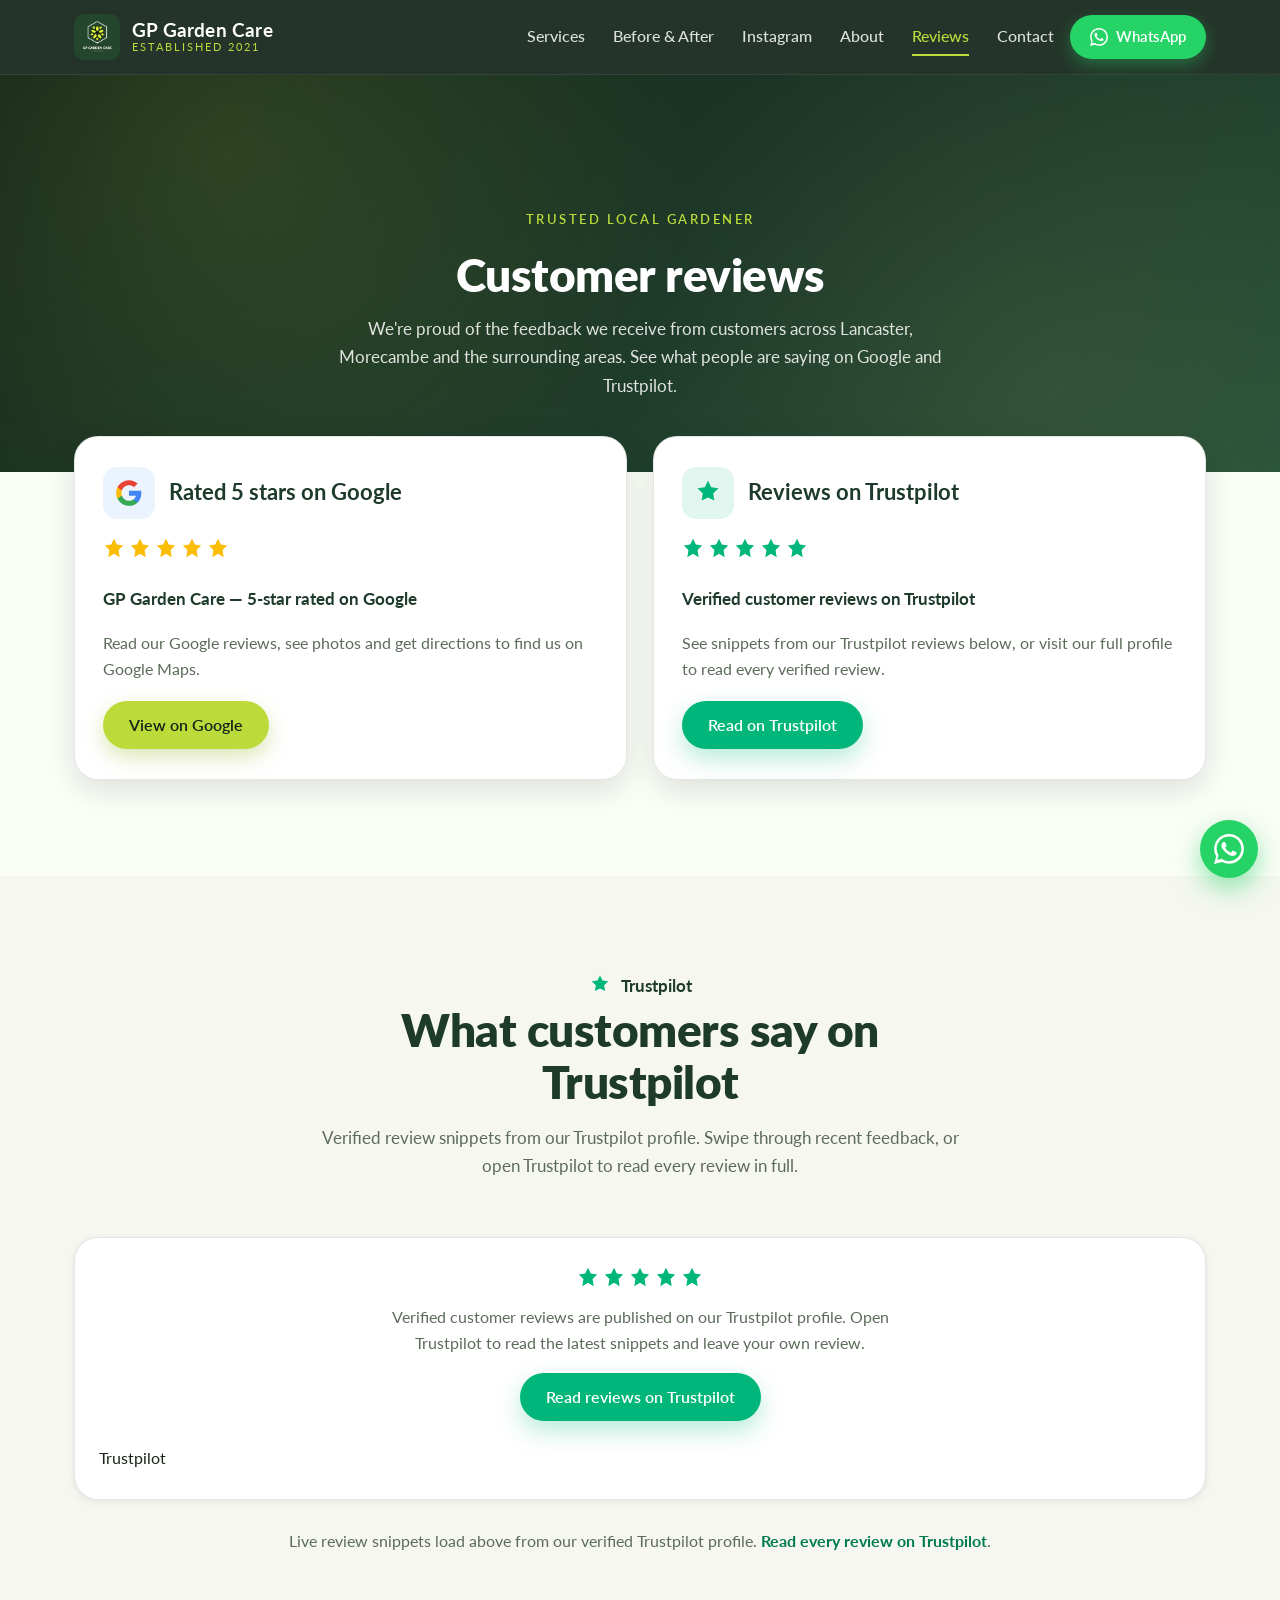
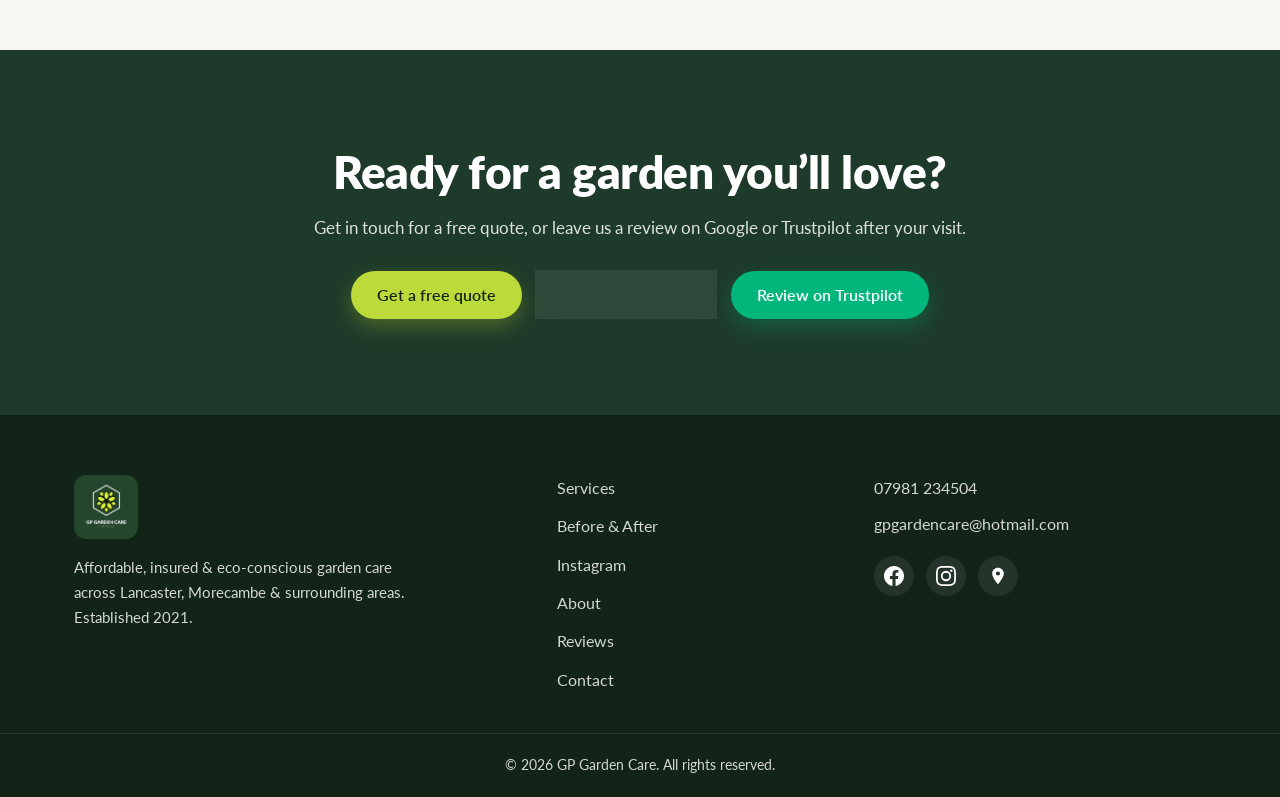
<file: reviews.html>
<!DOCTYPE html>
<html lang="en-GB">
  <head>
    <meta charset="UTF-8" />
    <meta name="viewport" content="width=device-width, initial-scale=1.0" />
    <title>Customer Reviews | GP Garden Care</title>
    <meta
      name="description"
      content="Read customer reviews for GP Garden Care. Rated 5 stars on Google and reviewed on Trustpilot. Gardener in Lancaster, Morecambe and surrounding areas."
    />
    <meta name="theme-color" content="#1E3A2A" />
    <link rel="icon" type="image/jpeg" href="Images/Logo.jpg" />
    <link rel="preconnect" href="https://fonts.googleapis.com" />
    <link rel="preconnect" href="https://fonts.gstatic.com" crossorigin />
    <link rel="preconnect" href="https://api.fontshare.com" crossorigin />
    <link
      href="https://api.fontshare.com/v2/css?f[]=garet@400,500,600,700,800,900&display=swap"
      rel="stylesheet"
    />
    <link
      href="https://fonts.googleapis.com/css2?family=Lato:ital,wght@0,400;0,700;0,900;1,400&display=swap"
      rel="stylesheet"
    />
    <link rel="stylesheet" href="styles.css" />
  </head>
  <body>
    <a class="skip-link" href="#main">Skip to content</a>

    <header class="site-header" id="top">
      <div class="wrap header-inner">
        <a class="brand" href="index.html" aria-label="GP Garden Care home">
          <img src="Images/Logo.jpg" alt="GP Garden Care logo" class="brand-logo" />
          <span class="brand-text">
            <span class="brand-name">GP Garden Care</span>
            <span class="brand-sub">Established 2021</span>
          </span>
        </a>

        <nav class="main-nav" id="main-nav" aria-label="Primary">
          <a href="index.html#services">Services</a>
          <a href="index.html#gallery">Before &amp; After</a>
          <a href="index.html#instagram">Instagram</a>
          <a href="index.html#about">About</a>
          <a href="reviews.html" aria-current="page">Reviews</a>
          <a href="index.html#contact">Contact</a>
        </nav>

        <div class="header-actions">
          <a
            class="btn btn-whatsapp"
            href="https://wa.me/447981234504?text=Hi%20GP%20Garden%20Care%2C%20I%27d%20like%20a%20free%20quote%20please."
            target="_blank"
            rel="noopener noreferrer"
          >
            <svg viewBox="0 0 24 24" width="18" height="18" aria-hidden="true">
              <path
                fill="currentColor"
                d="M.057 24l1.687-6.163a11.867 11.867 0 01-1.587-5.946C.16 5.335 5.495 0 12.05 0a11.82 11.82 0 018.413 3.488 11.824 11.824 0 013.48 8.414c-.003 6.557-5.338 11.892-11.893 11.892a11.9 11.9 0 01-5.688-1.448L.057 24zM6.597 20.13c1.676.995 3.276 1.591 5.392 1.592 5.448 0 9.886-4.434 9.889-9.885.002-5.462-4.415-9.89-9.881-9.892-5.452 0-9.887 4.434-9.889 9.884a9.86 9.86 0 001.515 5.26l-.999 3.648 3.973-1.207zm11.387-5.464c-.074-.124-.272-.198-.57-.347-.297-.149-1.758-.868-2.031-.967-.272-.099-.47-.148-.669.149-.198.297-.768.967-.941 1.165-.173.198-.347.223-.644.074-.297-.149-1.255-.462-2.39-1.475-.883-.788-1.48-1.761-1.653-2.059-.173-.297-.018-.458.13-.606.134-.133.297-.347.446-.521.151-.172.2-.296.3-.495.099-.198.05-.372-.025-.521-.075-.148-.669-1.611-.916-2.206-.242-.579-.487-.501-.669-.51l-.57-.01c-.198 0-.52.074-.792.372-.272.297-1.04 1.016-1.04 2.479 0 1.462 1.065 2.875 1.213 3.074.149.198 2.096 3.2 5.077 4.487.709.306 1.263.489 1.694.626.712.226 1.36.194 1.872.118.571-.085 1.758-.719 2.006-1.413.248-.695.248-1.29.173-1.414z"
              />
            </svg>
            WhatsApp
          </a>
          <button
            class="nav-toggle"
            id="nav-toggle"
            aria-label="Open menu"
            aria-expanded="false"
            aria-controls="main-nav"
          >
            <span></span><span></span><span></span>
          </button>
        </div>
      </div>
    </header>

    <main id="main">
      <section class="page-hero">
        <div class="wrap">
          <span class="eyebrow">Trusted local gardener</span>
          <h1 class="section-title">Customer reviews</h1>
          <p class="section-lead">
            We're proud of the feedback we receive from customers across Lancaster, Morecambe and
            the surrounding areas. See what people are saying on Google and Trustpilot.
          </p>
        </div>
      </section>

      <section class="section section--flush-top">
        <div class="wrap">
          <div class="reviews-platforms">
            <article class="platform-card reveal">
              <div class="platform-card-head">
                <div class="platform-icon platform-icon--google" aria-hidden="true">
                  <svg viewBox="0 0 24 24" width="28" height="28">
                    <path fill="#4285F4" d="M22.56 12.25c0-.78-.07-1.53-.2-2.25H12v4.26h5.92a5.06 5.06 0 0 1-2.2 3.32v2.77h3.57c2.08-1.92 3.28-4.74 3.28-8.1z"/>
                    <path fill="#34A853" d="M12 23c2.97 0 5.46-.98 7.28-2.66l-3.57-2.77c-.98.66-2.23 1.06-3.71 1.06-2.86 0-5.29-1.93-6.16-4.53H2.18v2.84C3.99 20.53 7.7 23 12 23z"/>
                    <path fill="#FBBC05" d="M5.84 14.09c-.22-.66-.35-1.36-.35-2.09s.13-1.43.35-2.09V7.07H2.18C1.43 8.55 1 10.22 1 12s.43 3.45 1.18 4.93l2.85-2.22.81-.62z"/>
                    <path fill="#EA4335" d="M12 5.38c1.62 0 3.06.56 4.21 1.64l3.15-3.15C17.45 2.09 14.97 1 12 1 7.7 1 3.99 3.47 2.18 7.07l3.66 2.84c.87-2.6 3.3-4.53 6.16-4.53z"/>
                  </svg>
                </div>
                <h2>Rated 5 stars on Google</h2>
              </div>
              <div class="star-rating star-rating--google" aria-label="5 out of 5 stars">
                <span aria-hidden="true"><svg viewBox="0 0 24 24"><path d="M12 2l3.09 6.26L22 9.27l-5 4.87L18.18 22 12 18.27 5.82 22 7 14.14l-5-4.87 6.91-1.01L12 2z"/></svg></span>
                <span aria-hidden="true"><svg viewBox="0 0 24 24"><path d="M12 2l3.09 6.26L22 9.27l-5 4.87L18.18 22 12 18.27 5.82 22 7 14.14l-5-4.87 6.91-1.01L12 2z"/></svg></span>
                <span aria-hidden="true"><svg viewBox="0 0 24 24"><path d="M12 2l3.09 6.26L22 9.27l-5 4.87L18.18 22 12 18.27 5.82 22 7 14.14l-5-4.87 6.91-1.01L12 2z"/></svg></span>
                <span aria-hidden="true"><svg viewBox="0 0 24 24"><path d="M12 2l3.09 6.26L22 9.27l-5 4.87L18.18 22 12 18.27 5.82 22 7 14.14l-5-4.87 6.91-1.01L12 2z"/></svg></span>
                <span aria-hidden="true"><svg viewBox="0 0 24 24"><path d="M12 2l3.09 6.26L22 9.27l-5 4.87L18.18 22 12 18.27 5.82 22 7 14.14l-5-4.87 6.91-1.01L12 2z"/></svg></span>
              </div>
              <span class="rating-label">GP Garden Care &mdash; 5-star rated on Google</span>
              <p>
                Read our Google reviews, see photos and get directions to find us on Google Maps.
              </p>
              <a
                class="btn btn-primary"
                href="https://share.google/0D2Cf70OL6Pt1sbwz"
                target="_blank"
                rel="noopener noreferrer"
                >View on Google</a
              >
            </article>

            <article class="platform-card reveal">
              <div class="platform-card-head">
                <div class="platform-icon platform-icon--trustpilot" aria-hidden="true">
                  <svg viewBox="0 0 24 24" width="28" height="28" fill="currentColor">
                    <path d="M12 1.5l2.76 5.58 6.17.9-4.47 4.36 1.05 6.14L12 15.9l-5.51 2.58 1.05-6.14-4.47-4.36 6.17-.9L12 1.5z"/>
                  </svg>
                </div>
                <h2>Reviews on Trustpilot</h2>
              </div>
              <div class="star-rating star-rating--trustpilot" aria-label="5 out of 5 stars">
                <span aria-hidden="true"><svg viewBox="0 0 24 24"><path d="M12 2l3.09 6.26L22 9.27l-5 4.87L18.18 22 12 18.27 5.82 22 7 14.14l-5-4.87 6.91-1.01L12 2z"/></svg></span>
                <span aria-hidden="true"><svg viewBox="0 0 24 24"><path d="M12 2l3.09 6.26L22 9.27l-5 4.87L18.18 22 12 18.27 5.82 22 7 14.14l-5-4.87 6.91-1.01L12 2z"/></svg></span>
                <span aria-hidden="true"><svg viewBox="0 0 24 24"><path d="M12 2l3.09 6.26L22 9.27l-5 4.87L18.18 22 12 18.27 5.82 22 7 14.14l-5-4.87 6.91-1.01L12 2z"/></svg></span>
                <span aria-hidden="true"><svg viewBox="0 0 24 24"><path d="M12 2l3.09 6.26L22 9.27l-5 4.87L18.18 22 12 18.27 5.82 22 7 14.14l-5-4.87 6.91-1.01L12 2z"/></svg></span>
                <span aria-hidden="true"><svg viewBox="0 0 24 24"><path d="M12 2l3.09 6.26L22 9.27l-5 4.87L18.18 22 12 18.27 5.82 22 7 14.14l-5-4.87 6.91-1.01L12 2z"/></svg></span>
              </div>
              <span class="rating-label">Verified customer reviews on Trustpilot</span>
              <p>
                See snippets from our Trustpilot reviews below, or visit our full profile to read
                every verified review.
              </p>
              <a
                class="btn btn-trustpilot"
                href="https://uk.trustpilot.com/review/gpgardencare.com"
                target="_blank"
                rel="noopener noreferrer"
                >Read on Trustpilot</a
              >
            </article>
          </div>
        </div>
      </section>

      <section class="section reviews-trustpilot" id="trustpilot">
        <div class="wrap">
          <div class="section-head reveal">
            <span class="trustpilot-brand" aria-hidden="true">
              <svg viewBox="0 0 24 24" width="22" height="22" fill="currentColor">
                <path d="M12 1.5l2.76 5.58 6.17.9-4.47 4.36 1.05 6.14L12 15.9l-5.51 2.58 1.05-6.14-4.47-4.36 6.17-.9L12 1.5z"/>
              </svg>
              Trustpilot
            </span>
            <h2 class="section-title">What customers say on Trustpilot</h2>
            <p class="section-lead">
              Verified review snippets from our Trustpilot profile. Swipe through recent feedback,
              or open Trustpilot to read every review in full.
            </p>
          </div>

          <div class="trustpilot-widget-wrap reveal">
            <div class="trustpilot-fallback">
              <div class="star-rating star-rating--trustpilot" aria-label="5 out of 5 stars">
                <span aria-hidden="true"><svg viewBox="0 0 24 24"><path d="M12 2l3.09 6.26L22 9.27l-5 4.87L18.18 22 12 18.27 5.82 22 7 14.14l-5-4.87 6.91-1.01L12 2z"/></svg></span>
                <span aria-hidden="true"><svg viewBox="0 0 24 24"><path d="M12 2l3.09 6.26L22 9.27l-5 4.87L18.18 22 12 18.27 5.82 22 7 14.14l-5-4.87 6.91-1.01L12 2z"/></svg></span>
                <span aria-hidden="true"><svg viewBox="0 0 24 24"><path d="M12 2l3.09 6.26L22 9.27l-5 4.87L18.18 22 12 18.27 5.82 22 7 14.14l-5-4.87 6.91-1.01L12 2z"/></svg></span>
                <span aria-hidden="true"><svg viewBox="0 0 24 24"><path d="M12 2l3.09 6.26L22 9.27l-5 4.87L18.18 22 12 18.27 5.82 22 7 14.14l-5-4.87 6.91-1.01L12 2z"/></svg></span>
                <span aria-hidden="true"><svg viewBox="0 0 24 24"><path d="M12 2l3.09 6.26L22 9.27l-5 4.87L18.18 22 12 18.27 5.82 22 7 14.14l-5-4.87 6.91-1.01L12 2z"/></svg></span>
              </div>
              <p>
                Verified customer reviews are published on our Trustpilot profile. Open Trustpilot
                to read the latest snippets and leave your own review.
              </p>
              <a
                class="btn btn-trustpilot"
                href="https://uk.trustpilot.com/review/gpgardencare.com"
                target="_blank"
                rel="noopener noreferrer"
                >Read reviews on Trustpilot</a
              >
            </div>
            <div
              class="trustpilot-widget"
              data-locale="en-GB"
              data-template-id="53aa8912dec843001053c4c3"
              data-style-height="240px"
              data-style-width="100%"
              data-theme="light"
              data-stars="4,5"
              data-review-languages="en"
            >
              <a
                href="https://uk.trustpilot.com/review/gpgardencare.com"
                target="_blank"
                rel="noopener noreferrer"
                >Trustpilot</a
              >
            </div>
          </div>

          <p class="reviews-trustpilot-note reveal">
            Live review snippets load above from our verified Trustpilot profile.
            <a href="https://uk.trustpilot.com/review/gpgardencare.com" target="_blank" rel="noopener noreferrer">Read every review on Trustpilot</a>.
          </p>
        </div>
      </section>

      <section class="section reviews-cta">
        <div class="wrap">
          <h2 class="section-title reveal">Ready for a garden you&rsquo;ll love?</h2>
          <p class="section-lead reveal">
            Get in touch for a free quote, or leave us a review on Google or Trustpilot after your
            visit.
          </p>
          <div class="reviews-cta-actions reveal">
            <a class="btn btn-primary" href="index.html#contact">Get a free quote</a>
            <a
              class="btn btn-ghost btn-ghost-light"
              href="https://share.google/0D2Cf70OL6Pt1sbwz"
              target="_blank"
              rel="noopener noreferrer"
              >Review on Google</a
            >
            <a
              class="btn btn-trustpilot"
              href="https://uk.trustpilot.com/review/gpgardencare.com"
              target="_blank"
              rel="noopener noreferrer"
              >Review on Trustpilot</a
            >
          </div>
        </div>
      </section>
    </main>

    <footer class="site-footer">
      <div class="wrap footer-inner">
        <div class="footer-brand">
          <img src="Images/Logo.jpg" alt="GP Garden Care logo" />
          <p>
            Affordable, insured &amp; eco-conscious garden care across Lancaster, Morecambe &amp;
            surrounding areas. Established 2021.
          </p>
        </div>
        <nav class="footer-nav" aria-label="Footer">
          <a href="index.html#services">Services</a>
          <a href="index.html#gallery">Before &amp; After</a>
          <a href="index.html#instagram">Instagram</a>
          <a href="index.html#about">About</a>
          <a href="reviews.html">Reviews</a>
          <a href="index.html#contact">Contact</a>
        </nav>
        <div class="footer-contact">
          <a href="tel:+447981234504">07981 234504</a>
          <a href="mailto:gpgardencare@hotmail.com">gpgardencare@hotmail.com</a>
          <div class="footer-social">
            <a href="https://www.facebook.com/gpgardencare" target="_blank" rel="noopener noreferrer" aria-label="Facebook">
              <svg viewBox="0 0 24 24" width="20" height="20" aria-hidden="true"><path fill="currentColor" d="M24 12.073c0-6.627-5.373-12-12-12s-12 5.373-12 12c0 5.99 4.388 10.954 10.125 11.854v-8.385H7.078v-3.47h3.047V9.43c0-3.007 1.792-4.669 4.533-4.669 1.312 0 2.686.235 2.686.235v2.953H15.83c-1.491 0-1.956.925-1.956 1.874v2.25h3.328l-.532 3.47h-2.796v8.385C19.612 23.027 24 18.062 24 12.073z"/></svg>
            </a>
            <a href="https://www.instagram.com/gpgardencare/" target="_blank" rel="noopener noreferrer" aria-label="Instagram">
              <svg viewBox="0 0 24 24" width="20" height="20" aria-hidden="true"><path fill="currentColor" d="M12 2.163c3.204 0 3.584.012 4.85.07 3.252.148 4.771 1.691 4.919 4.919.058 1.265.069 1.645.069 4.849 0 3.205-.012 3.584-.069 4.849-.149 3.225-1.664 4.771-4.919 4.919-1.266.058-1.644.07-4.85.07-3.204 0-3.584-.012-4.849-.07-3.26-.149-4.771-1.699-4.919-4.92-.058-1.265-.07-1.644-.07-4.849 0-3.204.013-3.583.07-4.849.149-3.227 1.664-4.771 4.919-4.919 1.266-.057 1.645-.069 4.849-.069zM12 0C8.741 0 8.333.014 7.053.072 2.695.272.273 2.69.073 7.052.014 8.333 0 8.741 0 12c0 3.259.014 3.668.072 4.948.2 4.358 2.618 6.78 6.98 6.98C8.333 23.986 8.741 24 12 24c3.259 0 3.668-.014 4.948-.072 4.354-.2 6.782-2.618 6.979-6.98.059-1.28.073-1.689.073-4.948 0-3.259-.014-3.667-.072-4.947-.196-4.354-2.617-6.78-6.979-6.98C15.668.014 15.259 0 12 0zm0 5.838a6.162 6.162 0 100 12.324 6.162 6.162 0 000-12.324zM12 16a4 4 0 110-8 4 4 0 010 8zm6.406-11.845a1.44 1.44 0 100 2.881 1.44 1.44 0 000-2.881z"/></svg>
            </a>
            <a href="https://share.google/0D2Cf70OL6Pt1sbwz" target="_blank" rel="noopener noreferrer" aria-label="Google Business Profile">
              <svg viewBox="0 0 24 24" width="20" height="20" aria-hidden="true"><path fill="currentColor" d="M12 2C8.13 2 5 5.13 5 9c0 5.25 7 13 7 13s7-7.75 7-13c0-3.87-3.13-7-7-7zm0 9.5a2.5 2.5 0 1 1 0-5 2.5 2.5 0 0 1 0 5z"/></svg>
            </a>
          </div>
        </div>
      </div>
      <div class="footer-bottom">
        <p>&copy; <span id="year"></span> GP Garden Care. All rights reserved.</p>
      </div>
    </footer>

    <a
      class="fab-whatsapp"
      href="https://wa.me/447981234504?text=Hi%20GP%20Garden%20Care%2C%20I%27d%20like%20a%20free%20quote%20please."
      target="_blank"
      rel="noopener noreferrer"
      aria-label="Chat on WhatsApp"
    >
      <svg viewBox="0 0 24 24" width="30" height="30" aria-hidden="true">
        <path fill="currentColor" d="M.057 24l1.687-6.163a11.867 11.867 0 01-1.587-5.946C.16 5.335 5.495 0 12.05 0a11.82 11.82 0 018.413 3.488 11.824 11.824 0 013.48 8.414c-.003 6.557-5.338 11.892-11.893 11.892a11.9 11.9 0 01-5.688-1.448L.057 24zM6.597 20.13c1.676.995 3.276 1.591 5.392 1.592 5.448 0 9.886-4.434 9.889-9.885.002-5.462-4.415-9.89-9.881-9.892-5.452 0-9.887 4.434-9.889 9.884a9.86 9.86 0 001.515 5.26l-.999 3.648 3.973-1.207zm11.387-5.464c-.074-.124-.272-.198-.57-.347-.297-.149-1.758-.868-2.031-.967-.272-.099-.47-.148-.669.149-.198.297-.768.967-.941 1.165-.173.198-.347.223-.644.074-.297-.149-1.255-.462-2.39-1.475-.883-.788-1.48-1.761-1.653-2.059-.173-.297-.018-.458.13-.606.134-.133.297-.347.446-.521.151-.172.2-.296.3-.495.099-.198.05-.372-.025-.521-.075-.148-.669-1.611-.916-2.206-.242-.579-.487-.501-.669-.51l-.57-.01c-.198 0-.52.074-.792.372-.272.297-1.04 1.016-1.04 2.479 0 1.462 1.065 2.875 1.213 3.074.149.198 2.096 3.2 5.077 4.487.709.306 1.263.489 1.694.626.712.226 1.36.194 1.872.118.571-.085 1.758-.719 2.006-1.413.248-.695.248-1.29.173-1.414z"/>
      </svg>
    </a>

    <script src="//widget.trustpilot.com/bootstrap/v5/tp.widget.bootstrap.min.js" async></script>
    <script src="script.js"></script>
  </body>
</html>
</file>
<file: styles.css>
/* ===========================================================
   GP Garden Care - styles.css
   Brand palette taken from the logo:
   - Deep forest green   #1E3A2A
   - Lime / yellow-green  #BCDB3B
   - Muted gold           #A89B5C
   =========================================================== */

:root {
  --green-900: #122318;
  --green-800: #18301f;
  --green-700: #1e3a2a;
  --green-600: #265138;
  --green-500: #2f6344;
  --lime: #bcdb3b;
  --lime-bright: #cdee4d;
  --lime-deep: #9bb82a;
  --gold: #a89b5c;
  --cream: #f5f7f0;
  --paper: #fbfdf7;
  --ink: #1b2419;
  --muted: #5c6b5a;
  --white: #ffffff;
  --line: rgba(30, 58, 42, 0.12);

  --shadow-sm: 0 2px 8px rgba(18, 35, 24, 0.08);
  --shadow-md: 0 10px 30px rgba(18, 35, 24, 0.12);
  --shadow-lg: 0 24px 60px rgba(18, 35, 24, 0.22);

  --radius: 16px;
  --radius-lg: 24px;
  --maxw: 1180px;

  --font-head: "Garet", "Lato", "Century Gothic", "Apple Gothic", sans-serif;
  --font-body: "Lato", "Century Gothic", "Segoe UI", system-ui, sans-serif;
}

* {
  box-sizing: border-box;
  margin: 0;
  padding: 0;
}

html {
  scroll-behavior: smooth;
  scroll-padding-top: 90px;
}

body {
  font-family: var(--font-body);
  color: var(--ink);
  background: var(--paper);
  line-height: 1.65;
  -webkit-font-smoothing: antialiased;
  overflow-x: hidden;
}

img {
  max-width: 100%;
  display: block;
}

a {
  color: inherit;
  text-decoration: none;
}

.wrap {
  width: 100%;
  max-width: var(--maxw);
  margin: 0 auto;
  padding: 0 24px;
}

.skip-link {
  position: absolute;
  left: -999px;
  top: 0;
  z-index: 200;
  background: var(--green-700);
  color: #fff;
  padding: 10px 16px;
  border-radius: 0 0 8px 0;
}
.skip-link:focus {
  left: 0;
}

/* ---------- Buttons ---------- */
.btn {
  display: inline-flex;
  align-items: center;
  justify-content: center;
  gap: 8px;
  font-family: var(--font-body);
  font-weight: 600;
  font-size: 1rem;
  line-height: 1;
  padding: 14px 24px;
  border-radius: 999px;
  border: 2px solid transparent;
  cursor: pointer;
  transition: transform 0.18s ease, box-shadow 0.18s ease, background 0.18s ease,
    color 0.18s ease, border-color 0.18s ease;
  white-space: nowrap;
}
.btn:hover {
  transform: translateY(-2px);
}
.btn:active {
  transform: translateY(0);
}

.btn-primary {
  background: var(--lime);
  color: var(--green-900);
  box-shadow: 0 8px 20px rgba(155, 184, 42, 0.35);
}
.btn-primary:hover {
  background: var(--lime-bright);
  box-shadow: 0 12px 28px rgba(155, 184, 42, 0.45);
}

.btn-ghost {
  background: rgba(255, 255, 255, 0.08);
  color: #fff;
  border-color: rgba(255, 255, 255, 0.55);
  backdrop-filter: blur(4px);
}
.btn-ghost:hover {
  background: rgba(255, 255, 255, 0.16);
  border-color: #fff;
}

.btn-whatsapp {
  background: #25d366;
  color: #fff;
  padding: 11px 18px;
  font-size: 0.95rem;
  box-shadow: 0 6px 16px rgba(37, 211, 102, 0.35);
}
.btn-whatsapp:hover {
  background: #1fbd5a;
}

.btn-block {
  width: 100%;
}

/* ---------- Header ---------- */
.site-header {
  position: sticky;
  top: 0;
  z-index: 100;
  background: rgba(18, 35, 24, 0.92);
  backdrop-filter: blur(10px);
  border-bottom: 1px solid rgba(255, 255, 255, 0.08);
  transition: background 0.3s ease, box-shadow 0.3s ease;
}
.site-header.scrolled {
  background: rgba(18, 35, 24, 0.98);
  box-shadow: var(--shadow-md);
}
.header-inner {
  display: flex;
  align-items: center;
  justify-content: space-between;
  gap: 16px;
  height: 74px;
}
.brand {
  display: flex;
  align-items: center;
  gap: 12px;
}
.brand-logo {
  width: 46px;
  height: 46px;
  border-radius: 10px;
  object-fit: cover;
  box-shadow: var(--shadow-sm);
}
.brand-text {
  display: flex;
  flex-direction: column;
  line-height: 1.1;
}
.brand-name {
  font-family: var(--font-head);
  font-weight: 700;
  font-size: 1.18rem;
  color: #fff;
  letter-spacing: 0.2px;
}
.brand-sub {
  font-size: 0.7rem;
  letter-spacing: 2px;
  text-transform: uppercase;
  color: var(--lime);
}

.main-nav {
  display: flex;
  gap: 28px;
  margin-left: auto;
}
.main-nav a {
  color: rgba(255, 255, 255, 0.85);
  font-weight: 500;
  font-size: 0.97rem;
  position: relative;
  padding: 4px 0;
}
.main-nav a::after {
  content: "";
  position: absolute;
  left: 0;
  bottom: -2px;
  width: 0;
  height: 2px;
  background: var(--lime);
  transition: width 0.25s ease;
}
.main-nav a:hover {
  color: #fff;
}
.main-nav a:hover::after {
  width: 100%;
}
.main-nav a[aria-current="page"] {
  color: var(--lime);
}
.main-nav a[aria-current="page"]::after {
  width: 100%;
}

.header-actions {
  display: flex;
  align-items: center;
  gap: 14px;
}

.nav-toggle {
  display: none;
  flex-direction: column;
  justify-content: center;
  gap: 5px;
  width: 44px;
  height: 44px;
  background: transparent;
  border: none;
  cursor: pointer;
}
.nav-toggle span {
  display: block;
  width: 24px;
  height: 2px;
  background: #fff;
  margin: 0 auto;
  transition: transform 0.3s ease, opacity 0.3s ease;
}
.nav-toggle[aria-expanded="true"] span:nth-child(1) {
  transform: translateY(7px) rotate(45deg);
}
.nav-toggle[aria-expanded="true"] span:nth-child(2) {
  opacity: 0;
}
.nav-toggle[aria-expanded="true"] span:nth-child(3) {
  transform: translateY(-7px) rotate(-45deg);
}

/* ---------- Hero ---------- */
.hero {
  position: relative;
  min-height: 92vh;
  display: flex;
  align-items: center;
  color: #fff;
  overflow: hidden;
}
.hero-bg {
  position: absolute;
  inset: 0;
  background: url("Images/hero.jpg") center/cover no-repeat;
  transform: scale(1.05);
  animation: heroZoom 18s ease-out forwards;
}
@keyframes heroZoom {
  to {
    transform: scale(1);
  }
}
.hero-overlay {
  position: absolute;
  inset: 0;
  background: linear-gradient(
    105deg,
    rgba(18, 35, 24, 0.92) 0%,
    rgba(18, 35, 24, 0.7) 45%,
    rgba(18, 35, 24, 0.25) 100%
  );
}
.hero-content {
  position: relative;
  z-index: 2;
  max-width: 920px;
  padding-top: 80px;
  padding-bottom: 80px;
}
.eyebrow {
  display: inline-block;
  font-size: 0.82rem;
  letter-spacing: 2.5px;
  text-transform: uppercase;
  font-weight: 600;
  color: var(--lime);
  margin-bottom: 18px;
}
.eyebrow-dark {
  color: var(--lime-deep);
}
.hero-promise {
  display: inline-block;
  margin-bottom: 14px;
  font-size: 0.82rem;
  letter-spacing: 3px;
  text-transform: uppercase;
  font-weight: 700;
  color: var(--lime);
}
.hero-quote {
  font-family: var(--font-head);
  font-weight: 800;
  font-size: clamp(2.4rem, 7.5vw, 5rem);
  line-height: 1.05;
  letter-spacing: -0.6px;
  text-transform: uppercase;
  margin-bottom: 16px;
  max-width: 900px;
  text-wrap: balance;
}
.hero-cite {
  margin-bottom: 28px;
  font-size: clamp(0.95rem, 2vw, 1.15rem);
  letter-spacing: 2px;
  text-transform: uppercase;
  font-weight: 700;
  color: rgba(255, 255, 255, 0.82);
}
.hero-lead {
  font-size: clamp(1.05rem, 2vw, 1.28rem);
  max-width: 560px;
  color: rgba(255, 255, 255, 0.92);
  margin-bottom: 32px;
}
.hero-cta {
  display: flex;
  flex-wrap: wrap;
  gap: 14px;
  margin-bottom: 38px;
}
.hero-badges {
  display: flex;
  flex-wrap: wrap;
  gap: 10px 26px;
  list-style: none;
}
.hero-badges li {
  position: relative;
  padding-left: 26px;
  font-size: 0.95rem;
  font-weight: 500;
  color: rgba(255, 255, 255, 0.95);
}
.hero-badges li::before {
  content: "";
  position: absolute;
  left: 0;
  top: 50%;
  transform: translateY(-50%);
  width: 18px;
  height: 18px;
  background: var(--lime);
  border-radius: 50%;
  box-shadow: 0 0 0 4px rgba(188, 219, 59, 0.2);
}
.hero-badges li::after {
  content: "";
  position: absolute;
  left: 5px;
  top: calc(50% - 2px);
  width: 4px;
  height: 8px;
  border: solid var(--green-900);
  border-width: 0 2px 2px 0;
  transform: translateY(-50%) rotate(45deg);
}

.scroll-cue {
  position: absolute;
  bottom: 26px;
  left: 50%;
  transform: translateX(-50%);
  width: 26px;
  height: 42px;
  border: 2px solid rgba(255, 255, 255, 0.6);
  border-radius: 14px;
  z-index: 2;
}
.scroll-cue span {
  position: absolute;
  top: 8px;
  left: 50%;
  transform: translateX(-50%);
  width: 4px;
  height: 8px;
  background: var(--lime);
  border-radius: 2px;
  animation: scrollCue 1.6s ease-in-out infinite;
}
@keyframes scrollCue {
  0%,
  100% {
    opacity: 0;
    transform: translate(-50%, 0);
  }
  50% {
    opacity: 1;
    transform: translate(-50%, 12px);
  }
}

/* ---------- Trust strip ---------- */
.trust-strip {
  background: var(--green-700);
  color: #fff;
}
.trust-inner {
  display: grid;
  grid-template-columns: repeat(4, 1fr);
  gap: 18px;
  padding: 26px 24px;
}
.trust-item {
  text-align: center;
  position: relative;
}
.trust-item + .trust-item::before {
  content: "";
  position: absolute;
  left: -9px;
  top: 50%;
  transform: translateY(-50%);
  height: 70%;
  width: 1px;
  background: rgba(255, 255, 255, 0.15);
}
.trust-item strong {
  display: block;
  font-family: var(--font-head);
  font-size: 1.35rem;
  color: var(--lime);
  line-height: 1.1;
}
.trust-item span {
  font-size: 0.85rem;
  color: rgba(255, 255, 255, 0.8);
}

/* ---------- Sections ---------- */
.section {
  padding: 96px 0;
}
.section--flush-top {
  padding-top: 0;
}
.section-head {
  max-width: 660px;
  margin: 0 auto 56px;
  text-align: center;
}
.section-title {
  font-family: var(--font-head);
  font-weight: 800;
  font-size: clamp(2rem, 4vw, 2.9rem);
  line-height: 1.12;
  letter-spacing: -0.5px;
  color: var(--green-700);
  margin-bottom: 16px;
}
.section-lead {
  font-size: 1.08rem;
  color: var(--muted);
}

/* ---------- Services ---------- */
.services {
  background: var(--paper);
}
.service-grid {
  display: grid;
  grid-template-columns: repeat(3, 1fr);
  gap: 26px;
}
.service-card {
  background: var(--white);
  border: 1px solid var(--line);
  border-radius: var(--radius);
  padding: 34px 30px;
  box-shadow: var(--shadow-sm);
  transition: transform 0.25s ease, box-shadow 0.25s ease, border-color 0.25s ease;
}
.service-card:hover {
  transform: translateY(-6px);
  box-shadow: var(--shadow-md);
  border-color: rgba(155, 184, 42, 0.5);
}
.service-icon {
  width: 72px;
  height: 82px;
  display: flex;
  align-items: center;
  justify-content: center;
  margin-bottom: 22px;
  background: none;
  border-radius: 0;
}
.service-icon--hex {
  filter: drop-shadow(0 8px 14px rgba(18, 35, 24, 0.18));
}
.service-icon-hex {
  position: relative;
  width: 72px;
  height: 82px;
  display: flex;
  align-items: center;
  justify-content: center;
  color: var(--lime);
  background: linear-gradient(160deg, var(--green-700) 0%, var(--green-500) 100%);
  clip-path: polygon(50% 0%, 100% 25%, 100% 75%, 50% 100%, 0% 75%, 0% 25%);
}
.service-icon-hex::before {
  content: "";
  position: absolute;
  inset: 2px;
  background: linear-gradient(160deg, var(--green-800) 0%, var(--green-600) 100%);
  clip-path: polygon(50% 0%, 100% 25%, 100% 75%, 50% 100%, 0% 75%, 0% 25%);
  z-index: 0;
}
.service-icon-hex svg {
  position: relative;
  z-index: 1;
}
.service-icon svg {
  fill: none;
  stroke: currentColor;
  stroke-width: 1.6;
  stroke-linecap: round;
  stroke-linejoin: round;
}
.service-icon svg path[fill="currentColor"] {
  fill: currentColor;
  stroke: none;
}
.service-card h3 {
  font-family: var(--font-head);
  font-weight: 700;
  font-size: 1.3rem;
  color: var(--green-700);
  margin-bottom: 8px;
}
.service-card p {
  color: var(--muted);
  font-size: 0.98rem;
}

/* ---------- Before & After ---------- */
.gallery {
  background: linear-gradient(180deg, var(--cream), var(--paper));
}
.ba-sliders {
  display: flex;
  flex-direction: column;
  gap: 40px;
  width: 100%;
  max-width: 960px;
  margin: 0 auto;
}
.ba-slider {
  position: relative;
  width: 100%;
  aspect-ratio: 16 / 10;
  min-height: 220px;
  border-radius: var(--radius-lg);
  overflow: hidden;
  box-shadow: var(--shadow-lg);
  user-select: none;
  cursor: ew-resize;
  background: var(--green-800);
}
.ba-image {
  position: absolute;
  top: 0;
  left: 0;
  height: 100%;
}
.ba-image.ba-after {
  inset: 0;
  width: 100%;
  z-index: 1;
}
.ba-image.ba-before {
  top: 0;
  left: 0;
  width: 50%;
  overflow: hidden;
  z-index: 2;
  border-right: 3px solid var(--lime);
}
.ba-image img {
  display: block;
  width: 100%;
  height: 100%;
  object-fit: cover;
  pointer-events: none;
}
.ba-before img {
  position: absolute;
  top: 0;
  left: 0;
  height: 100%;
  max-width: none;
  object-fit: cover;
}
.ba-tag {
  position: absolute;
  top: 16px;
  padding: 6px 14px;
  border-radius: 999px;
  font-size: 0.78rem;
  font-weight: 700;
  letter-spacing: 1px;
  text-transform: uppercase;
  backdrop-filter: blur(4px);
}
.ba-tag-before {
  left: 16px;
  background: rgba(18, 35, 24, 0.78);
  color: #fff;
}
.ba-tag-after {
  right: 16px;
  background: var(--lime);
  color: var(--green-900);
}
.ba-handle {
  position: absolute;
  top: 0;
  bottom: 0;
  left: 50%;
  width: 3px;
  background: var(--lime);
  transform: translateX(-50%);
  z-index: 4;
  pointer-events: none;
}
.ba-handle-circle {
  position: absolute;
  top: 50%;
  left: 50%;
  transform: translate(-50%, -50%);
  width: 50px;
  height: 50px;
  border-radius: 50%;
  background: var(--lime);
  color: var(--green-900);
  display: flex;
  align-items: center;
  justify-content: center;
  box-shadow: var(--shadow-md);
}
.ba-range {
  position: absolute;
  inset: 0;
  width: 100%;
  height: 100%;
  opacity: 0;
  cursor: ew-resize;
  margin: 0;
  z-index: 5;
}

.ba-grid {
  display: grid;
  grid-template-columns: repeat(2, 1fr);
  gap: 26px;
  margin-top: 40px;
}
.ba-card {
  background: var(--white);
  border: 1px solid var(--line);
  border-radius: var(--radius);
  overflow: hidden;
  box-shadow: var(--shadow-sm);
  transition: transform 0.25s ease, box-shadow 0.25s ease;
}
.ba-card:hover {
  transform: translateY(-4px);
  box-shadow: var(--shadow-md);
}
.ba-card-imgs {
  display: grid;
  grid-template-columns: 1fr 1fr;
}
.ba-card-imgs img {
  width: 100%;
  height: 230px;
  object-fit: cover;
}
.ba-card-imgs img:first-child {
  border-right: 3px solid var(--lime);
}
.ba-card figcaption {
  padding: 18px 22px;
  color: var(--muted);
  font-size: 0.96rem;
}

/* ---------- Featured project showcase ---------- */
.project-showcase {
  margin-top: 56px;
  padding-top: 48px;
  border-top: 1px solid var(--line);
}
.project-showcase-head {
  max-width: 640px;
  margin-bottom: 28px;
}
.project-showcase-title {
  font-family: var(--font-head);
  font-weight: 800;
  font-size: clamp(1.6rem, 3vw, 2.2rem);
  color: var(--green-700);
  margin: 10px 0 12px;
}
.project-showcase-lead {
  color: var(--muted);
  font-size: 1.02rem;
}
.project-shot--featured {
  margin: 0;
  border-radius: var(--radius-lg);
  overflow: hidden;
  box-shadow: var(--shadow-lg);
  border: 1px solid var(--line);
  background: var(--white);
}
.project-shot--featured img {
  width: 100%;
  max-height: 560px;
  object-fit: cover;
}
.project-showcase-grid {
  display: grid;
  grid-template-columns: 1fr 1.4fr 1fr;
  gap: 18px;
  align-items: stretch;
}
.project-shot {
  margin: 0;
  border-radius: var(--radius);
  overflow: hidden;
  box-shadow: var(--shadow-md);
  border: 1px solid var(--line);
  background: var(--white);
}
.project-shot img {
  width: 100%;
  height: 100%;
  min-height: 220px;
  object-fit: cover;
  transition: transform 0.35s ease;
}
.project-shot:hover img {
  transform: scale(1.03);
}
.project-shot--wide img {
  min-height: 280px;
}

/* ---------- Instagram ---------- */
.instagram-block {
  background: var(--green-700);
  color: #fff;
}
.instagram-block .section-title {
  color: #fff;
}
.instagram-block .section-lead {
  color: rgba(255, 255, 255, 0.82);
}
.instagram-block .eyebrow-dark {
  color: var(--lime);
}
.instagram-block .section-lead a {
  color: var(--lime);
  text-decoration: underline;
  text-underline-offset: 3px;
}
.instagram-block .section-lead a:hover {
  color: var(--lime-bright);
}
.instagram-link-card {
  display: flex;
  flex-direction: column;
  align-items: center;
  justify-content: center;
  gap: 12px;
  max-width: 540px;
  margin: 0 auto;
  padding: 48px 32px;
  background: #fff;
  border-radius: var(--radius-lg);
  box-shadow: var(--shadow-lg);
  text-align: center;
  color: var(--ink);
  transition: transform 0.2s ease, box-shadow 0.2s ease;
}
.instagram-link-card:hover {
  transform: translateY(-4px);
  box-shadow: 0 20px 50px rgba(18, 35, 24, 0.28);
}
.instagram-link-handle {
  font-family: var(--font-head);
  font-weight: 800;
  font-size: 1.6rem;
  color: var(--green-700);
}
.instagram-link-text {
  font-size: 1.02rem;
  color: var(--muted);
  max-width: 320px;
}
.instagram-link-cta {
  margin-top: 8px;
  font-weight: 700;
  color: var(--green-700);
  letter-spacing: 0.3px;
}
.ig-follow {
  text-align: center;
  margin-top: 32px;
}

/* ---------- About ---------- */
.about {
  background: var(--paper);
}
.about-grid {
  display: grid;
  grid-template-columns: 1fr 1.05fr;
  gap: 60px;
  align-items: center;
}
.about-media {
  position: relative;
}
.about-media img {
  display: block;
  width: 100%;
  height: auto;
  max-width: 100%;
  border-radius: var(--radius-lg);
  box-shadow: var(--shadow-lg);
}
.about-badge {
  position: absolute;
  bottom: -22px;
  right: -10px;
  background: var(--lime);
  color: var(--green-900);
  border-radius: 18px;
  padding: 16px 22px;
  text-align: center;
  box-shadow: var(--shadow-md);
  transform: rotate(-3deg);
}
.about-badge strong {
  display: block;
  font-family: var(--font-head);
  font-size: 1.15rem;
  line-height: 1.05;
}
.about-badge span {
  font-size: 0.78rem;
  font-weight: 600;
  letter-spacing: 1px;
}
.about-text .section-title {
  text-align: left;
}
.about-text p {
  color: var(--muted);
  margin-bottom: 16px;
  font-size: 1.04rem;
}
.about-points {
  list-style: none;
  margin: 22px 0 30px;
  display: grid;
  gap: 12px;
}
.about-points li {
  position: relative;
  padding-left: 32px;
  font-weight: 500;
  color: var(--ink);
}
.about-points li::before {
  content: "";
  position: absolute;
  left: 0;
  top: 2px;
  width: 20px;
  height: 20px;
  border-radius: 50%;
  background: var(--lime);
}
.about-points li::after {
  content: "";
  position: absolute;
  left: 6px;
  top: 6px;
  width: 5px;
  height: 9px;
  border: solid var(--green-900);
  border-width: 0 2px 2px 0;
  transform: rotate(45deg);
}

/* ---------- Contact ---------- */
.contact-section {
  background: linear-gradient(180deg, var(--cream), var(--paper));
}
.contact-grid {
  display: grid;
  grid-template-columns: 1.3fr 1fr;
  gap: 34px;
  align-items: start;
}
.contact-card {
  background: var(--white);
  border: 1px solid var(--line);
  border-radius: var(--radius-lg);
  padding: 36px;
  box-shadow: var(--shadow-md);
}
.contact-card h3 {
  font-family: var(--font-head);
  font-weight: 700;
  font-size: 1.5rem;
  color: var(--green-700);
  margin-bottom: 22px;
}
.form-group {
  margin-bottom: 18px;
}
.form-row {
  display: grid;
  grid-template-columns: 1fr 1fr;
  gap: 16px;
}
label {
  display: block;
  font-size: 0.88rem;
  font-weight: 600;
  color: var(--green-700);
  margin-bottom: 7px;
}
input,
textarea {
  width: 100%;
  font-family: var(--font-body);
  font-size: 1rem;
  color: var(--ink);
  padding: 12px 15px;
  border: 1.5px solid var(--line);
  border-radius: 12px;
  background: var(--paper);
  transition: border-color 0.2s ease, box-shadow 0.2s ease;
}
input:focus,
textarea:focus {
  outline: none;
  border-color: var(--lime-deep);
  box-shadow: 0 0 0 4px rgba(188, 219, 59, 0.18);
}
textarea {
  resize: vertical;
}
.form-hint {
  font-size: 0.85rem;
  color: var(--muted);
  margin-top: 12px;
}

.contact-aside {
  display: flex;
  flex-direction: column;
  gap: 22px;
}
.contact-whatsapp {
  display: flex;
  align-items: center;
  gap: 16px;
  background: #25d366;
  color: #fff;
  padding: 22px 24px;
  border-radius: var(--radius-lg);
  box-shadow: 0 12px 28px rgba(37, 211, 102, 0.32);
  transition: transform 0.2s ease, box-shadow 0.2s ease;
}
.contact-whatsapp:hover {
  transform: translateY(-3px);
  box-shadow: 0 16px 34px rgba(37, 211, 102, 0.42);
}
.contact-whatsapp span {
  display: flex;
  flex-direction: column;
  font-size: 0.92rem;
  line-height: 1.35;
}
.contact-whatsapp strong {
  font-size: 1.15rem;
}
.contact-google {
  display: flex;
  align-items: center;
  gap: 16px;
  background: var(--white);
  color: var(--ink);
  padding: 22px 24px;
  border-radius: var(--radius-lg);
  border: 1px solid var(--line);
  box-shadow: var(--shadow-sm);
  transition: transform 0.2s ease, box-shadow 0.2s ease, border-color 0.2s ease;
}
.contact-google:hover {
  transform: translateY(-3px);
  box-shadow: var(--shadow-md);
  border-color: rgba(66, 133, 244, 0.35);
}
.contact-google span {
  display: flex;
  flex-direction: column;
  font-size: 0.92rem;
  line-height: 1.35;
}
.contact-google strong {
  font-size: 1.15rem;
  color: var(--green-700);
}
.contact-details {
  list-style: none;
  background: var(--white);
  border: 1px solid var(--line);
  border-radius: var(--radius-lg);
  padding: 26px 28px;
  box-shadow: var(--shadow-sm);
  display: grid;
  gap: 16px;
}
.contact-details li {
  display: flex;
  flex-direction: column;
}
.cd-label {
  font-size: 0.75rem;
  text-transform: uppercase;
  letter-spacing: 1.2px;
  font-weight: 700;
  color: var(--lime-deep);
  margin-bottom: 2px;
}
.contact-details a {
  color: var(--green-700);
  font-weight: 600;
}
.contact-details a:hover {
  color: var(--green-500);
}
.contact-social {
  display: flex;
  gap: 14px;
}
.contact-social a {
  width: 48px;
  height: 48px;
  display: flex;
  align-items: center;
  justify-content: center;
  border-radius: 50%;
  background: var(--green-700);
  color: #fff;
  transition: transform 0.2s ease, background 0.2s ease;
}
.contact-social a:hover {
  background: var(--lime);
  color: var(--green-900);
  transform: translateY(-3px);
}

/* ---------- Footer ---------- */
.site-footer {
  background: var(--green-900);
  color: rgba(255, 255, 255, 0.82);
}
.footer-inner {
  display: grid;
  grid-template-columns: 1.6fr 1fr 1.2fr;
  gap: 40px;
  padding: 60px 24px 40px;
}
.footer-brand img {
  width: 64px;
  height: 64px;
  border-radius: 12px;
  margin-bottom: 16px;
}
.footer-brand p {
  font-size: 0.95rem;
  max-width: 340px;
}
.footer-nav {
  display: flex;
  flex-direction: column;
  gap: 12px;
}
.footer-nav a:hover {
  color: var(--lime);
}
.footer-contact {
  display: flex;
  flex-direction: column;
  gap: 10px;
}
.footer-contact a:hover {
  color: var(--lime);
}
.footer-social {
  display: flex;
  gap: 12px;
  margin-top: 8px;
}
.footer-social a {
  width: 40px;
  height: 40px;
  display: flex;
  align-items: center;
  justify-content: center;
  border-radius: 50%;
  background: rgba(255, 255, 255, 0.08);
  color: #fff;
  transition: background 0.2s ease, transform 0.2s ease;
}
.footer-social a:hover {
  background: var(--lime);
  color: var(--green-900);
  transform: translateY(-2px);
}
.footer-bottom {
  border-top: 1px solid rgba(255, 255, 255, 0.1);
  text-align: center;
  padding: 20px 24px;
  font-size: 0.85rem;
}

/* ---------- Floating WhatsApp ---------- */
.fab-whatsapp {
  position: fixed;
  bottom: 22px;
  right: 22px;
  z-index: 90;
  width: 58px;
  height: 58px;
  border-radius: 50%;
  background: #25d366;
  color: #fff;
  display: flex;
  align-items: center;
  justify-content: center;
  box-shadow: 0 10px 26px rgba(37, 211, 102, 0.5);
  animation: fabPulse 2.6s ease-in-out infinite;
  transition: transform 0.2s ease;
}
.fab-whatsapp:hover {
  transform: scale(1.08);
}
@keyframes fabPulse {
  0%,
  100% {
    box-shadow: 0 10px 26px rgba(37, 211, 102, 0.5), 0 0 0 0 rgba(37, 211, 102, 0.4);
  }
  50% {
    box-shadow: 0 10px 26px rgba(37, 211, 102, 0.5), 0 0 0 14px rgba(37, 211, 102, 0);
  }
}

/* ---------- Scroll reveal ---------- */
.reveal {
  opacity: 0;
  transform: translateY(28px);
  transition: opacity 0.7s ease, transform 0.7s ease;
}
.reveal.is-visible {
  opacity: 1;
  transform: none;
}

/* ---------- Reviews page ---------- */
.page-hero {
  position: relative;
  padding: 130px 0 72px;
  background: linear-gradient(145deg, var(--green-900) 0%, var(--green-700) 55%, var(--green-600) 100%);
  color: #fff;
  text-align: center;
  overflow: hidden;
}
.page-hero::before {
  content: "";
  position: absolute;
  inset: 0;
  background:
    radial-gradient(circle at 18% 20%, rgba(188, 219, 59, 0.14), transparent 42%),
    radial-gradient(circle at 82% 78%, rgba(168, 155, 92, 0.12), transparent 38%);
  pointer-events: none;
}
.page-hero .wrap {
  position: relative;
  z-index: 1;
}
.page-hero .section-title {
  color: #fff;
  margin-bottom: 14px;
}
.page-hero .section-lead {
  color: rgba(255, 255, 255, 0.86);
  max-width: 620px;
  margin: 0 auto;
}

.reviews-platforms {
  display: grid;
  grid-template-columns: repeat(2, minmax(0, 1fr));
  gap: 26px;
  margin-top: -36px;
  position: relative;
  z-index: 2;
}
.platform-card {
  background: var(--white);
  border: 1px solid var(--line);
  border-radius: var(--radius-lg);
  padding: 30px 28px;
  box-shadow: var(--shadow-md);
  display: flex;
  flex-direction: column;
  gap: 18px;
}
.platform-card-head {
  display: flex;
  align-items: center;
  gap: 14px;
}
.platform-icon {
  width: 52px;
  height: 52px;
  border-radius: 14px;
  display: flex;
  align-items: center;
  justify-content: center;
  flex-shrink: 0;
}
.platform-icon--google {
  background: rgba(66, 133, 244, 0.1);
}
.platform-icon--trustpilot {
  background: rgba(0, 182, 122, 0.12);
  color: #00b67a;
}
.platform-card h2 {
  font-family: var(--font-head);
  font-size: 1.35rem;
  color: var(--green-700);
  line-height: 1.2;
}
.platform-card p {
  color: var(--muted);
  font-size: 0.98rem;
}
.platform-card .btn {
  align-self: flex-start;
  margin-top: auto;
}
.btn-trustpilot {
  background: #00b67a;
  color: #fff;
  box-shadow: 0 10px 24px rgba(0, 182, 122, 0.28);
}
.btn-trustpilot:hover {
  background: #009e69;
  transform: translateY(-2px);
}
.btn-ghost-light {
  border-color: rgba(255, 255, 255, 0.35);
  color: #fff;
}
.btn-ghost-light:hover {
  background: rgba(255, 255, 255, 0.1);
  color: #fff;
}

.star-rating {
  display: inline-flex;
  gap: 4px;
  align-items: center;
}
.star-rating span {
  width: 22px;
  height: 22px;
  display: inline-flex;
}
.star-rating--google span svg {
  fill: #fbbc04;
}
.star-rating--trustpilot span svg {
  fill: #00b67a;
}
.rating-label {
  display: block;
  margin-top: 8px;
  font-family: var(--font-head);
  font-weight: 700;
  color: var(--green-700);
  font-size: 1.05rem;
}

.reviews-trustpilot {
  background: var(--cream);
}
.trustpilot-brand {
  display: inline-flex;
  align-items: center;
  gap: 10px;
  font-family: var(--font-head);
  font-weight: 700;
  color: var(--green-700);
  font-size: 1.05rem;
}
.trustpilot-brand svg {
  color: #00b67a;
}
.trustpilot-widget-wrap {
  min-height: 220px;
  margin-top: 36px;
  padding: 28px 24px;
  background: var(--white);
  border: 1px solid var(--line);
  border-radius: var(--radius-lg);
  box-shadow: var(--shadow-sm);
}
.trustpilot-fallback {
  display: flex;
  flex-direction: column;
  align-items: center;
  gap: 16px;
  text-align: center;
  max-width: 520px;
  margin: 0 auto 24px;
}
.trustpilot-fallback p {
  color: var(--muted);
}
.reviews-trustpilot-note {
  margin-top: 28px;
  text-align: center;
  color: var(--muted);
  font-size: 1rem;
}
.reviews-trustpilot-note a {
  color: #007a52;
  font-weight: 700;
}
.reviews-trustpilot-note a:hover {
  text-decoration: underline;
}
.reviews-cta {
  background: var(--green-700);
  color: #fff;
  text-align: center;
}
.reviews-cta .section-title {
  color: #fff;
}
.reviews-cta .section-lead {
  color: rgba(255, 255, 255, 0.86);
}
.reviews-cta-actions {
  display: flex;
  flex-wrap: wrap;
  gap: 14px;
  justify-content: center;
  margin-top: 28px;
}

/* ---------- Responsive ---------- */
@media (max-width: 900px) {
  .main-nav {
    position: fixed;
    inset: 74px 0 auto 0;
    flex-direction: column;
    gap: 0;
    background: rgba(18, 35, 24, 0.98);
    padding: 8px 24px 20px;
    transform: translateY(-120%);
    transition: transform 0.35s ease;
    border-bottom: 1px solid rgba(255, 255, 255, 0.1);
  }
  .main-nav.open {
    transform: translateY(0);
  }
  .main-nav a {
    padding: 14px 0;
    border-bottom: 1px solid rgba(255, 255, 255, 0.08);
    font-size: 1.05rem;
  }
  .nav-toggle {
    display: flex;
  }
  .btn-whatsapp span,
  .btn-whatsapp {
    font-size: 0.9rem;
  }

  .service-grid {
    grid-template-columns: repeat(2, 1fr);
  }
  .project-showcase-grid {
    grid-template-columns: 1fr 1fr;
  }
  .project-shot--wide {
    grid-column: 1 / -1;
  }
  .about-grid {
    grid-template-columns: 1fr;
    gap: 50px;
  }
  .about-text .section-title {
    text-align: left;
  }
  .contact-grid {
    grid-template-columns: 1fr;
  }
  .footer-inner {
    grid-template-columns: 1fr 1fr;
  }
  .reviews-platforms {
    grid-template-columns: 1fr;
    margin-top: 0;
  }
}

@media (max-width: 620px) {
  .section {
    padding: 70px 0;
  }
  .hero {
    min-height: 90vh;
  }
  .trust-inner {
    grid-template-columns: 1fr 1fr;
    gap: 22px 12px;
  }
  .trust-item:nth-child(3)::before,
  .trust-item + .trust-item::before {
    display: none;
  }
  .service-grid {
    grid-template-columns: 1fr;
  }
  .ba-grid {
    grid-template-columns: 1fr;
  }
  .project-showcase-grid {
    grid-template-columns: 1fr;
  }
  .form-row {
    grid-template-columns: 1fr;
    gap: 0;
  }
  .footer-inner {
    grid-template-columns: 1fr;
    gap: 30px;
  }
  .contact-card {
    padding: 26px 22px;
  }
  .hero-badges {
    gap: 8px 18px;
  }
}

@media (prefers-reduced-motion: reduce) {
  *,
  *::before,
  *::after {
    animation-duration: 0.001ms !important;
    animation-iteration-count: 1 !important;
    transition-duration: 0.001ms !important;
    scroll-behavior: auto !important;
  }
  .reveal {
    opacity: 1;
    transform: none;
  }
}
</file>
